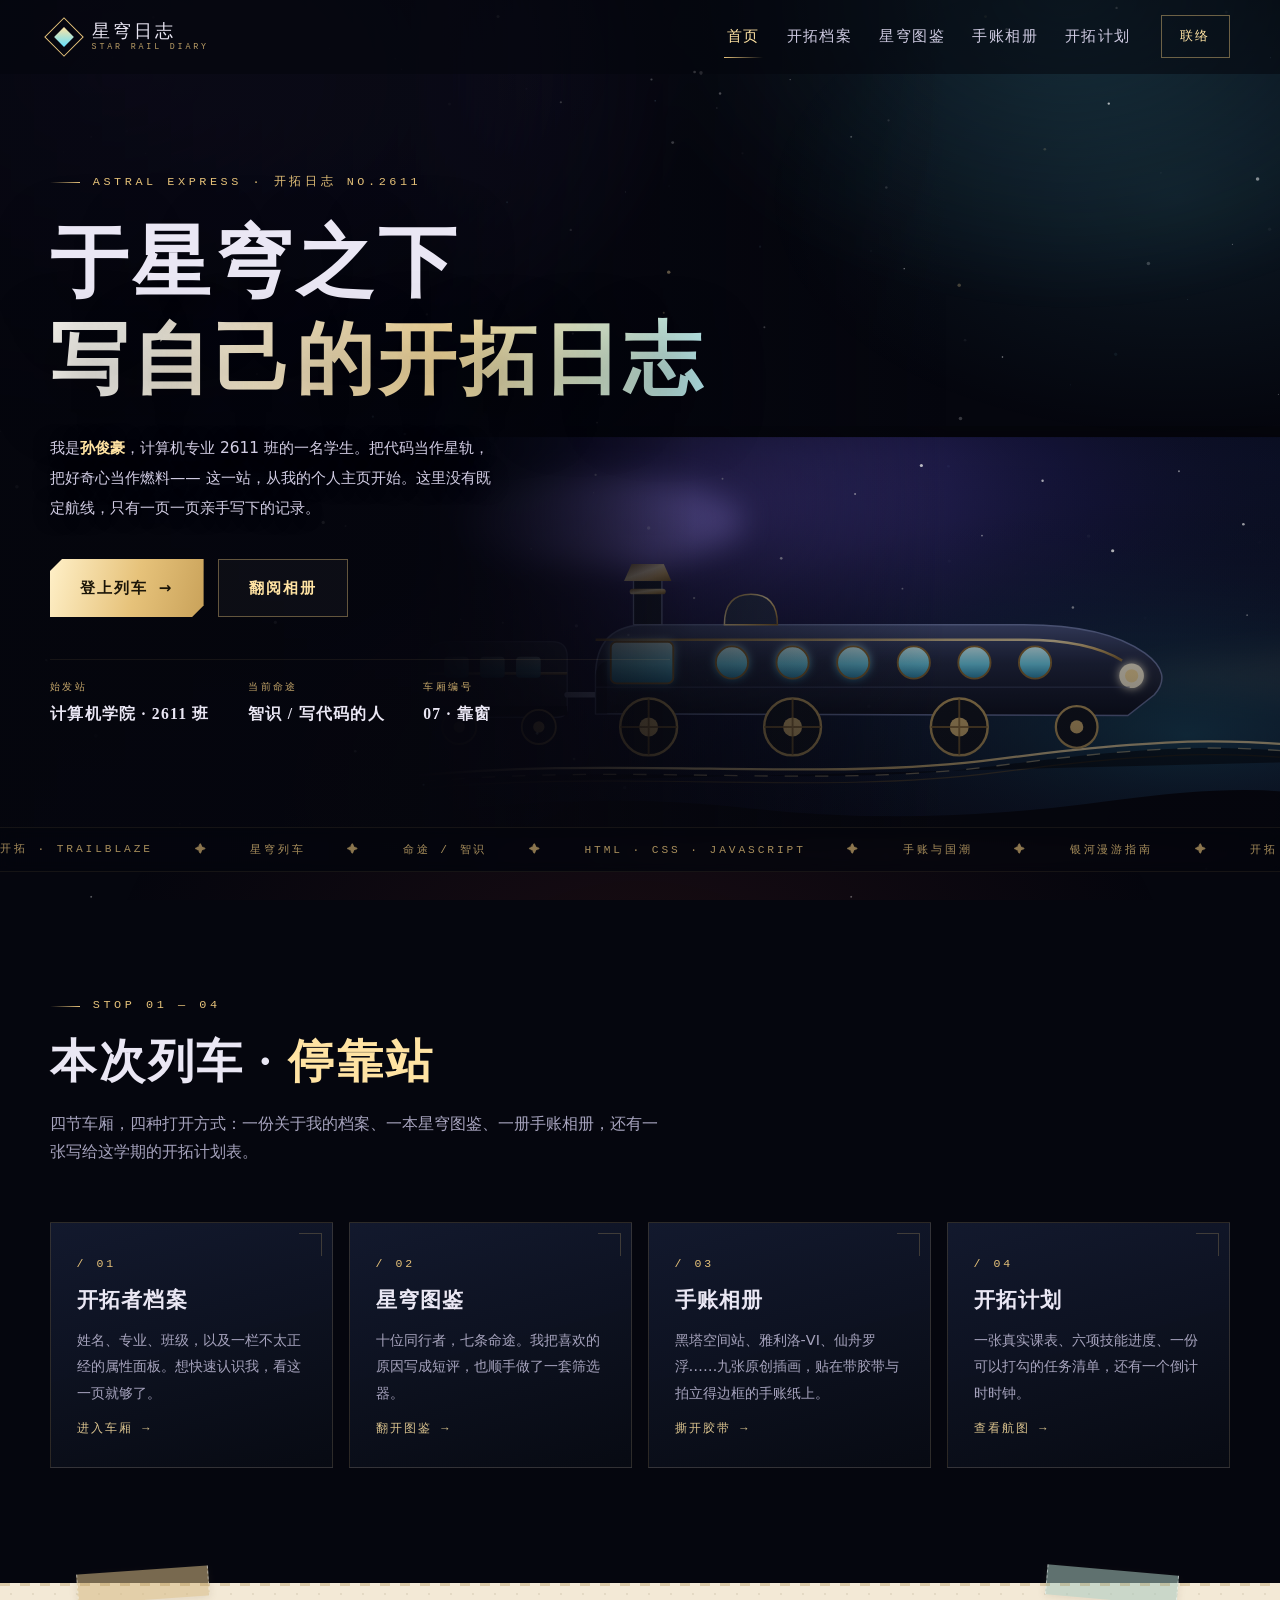
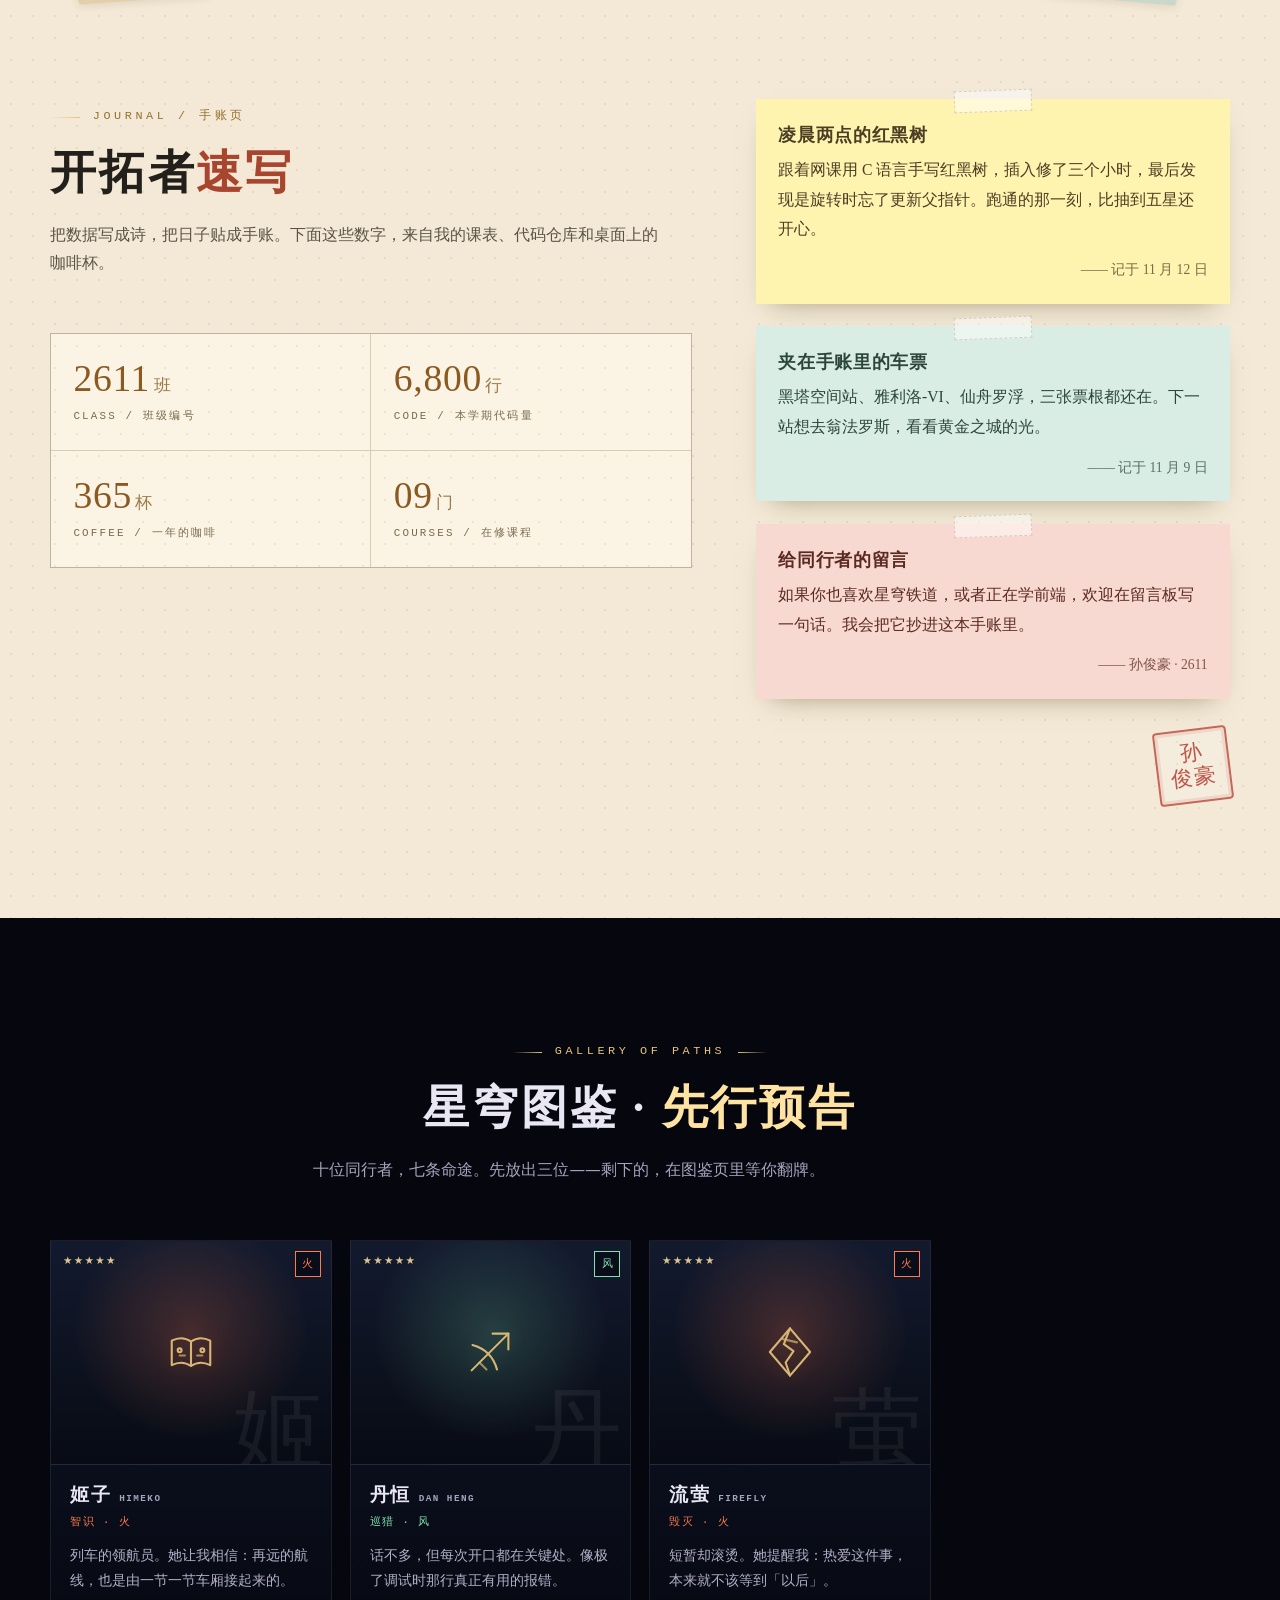
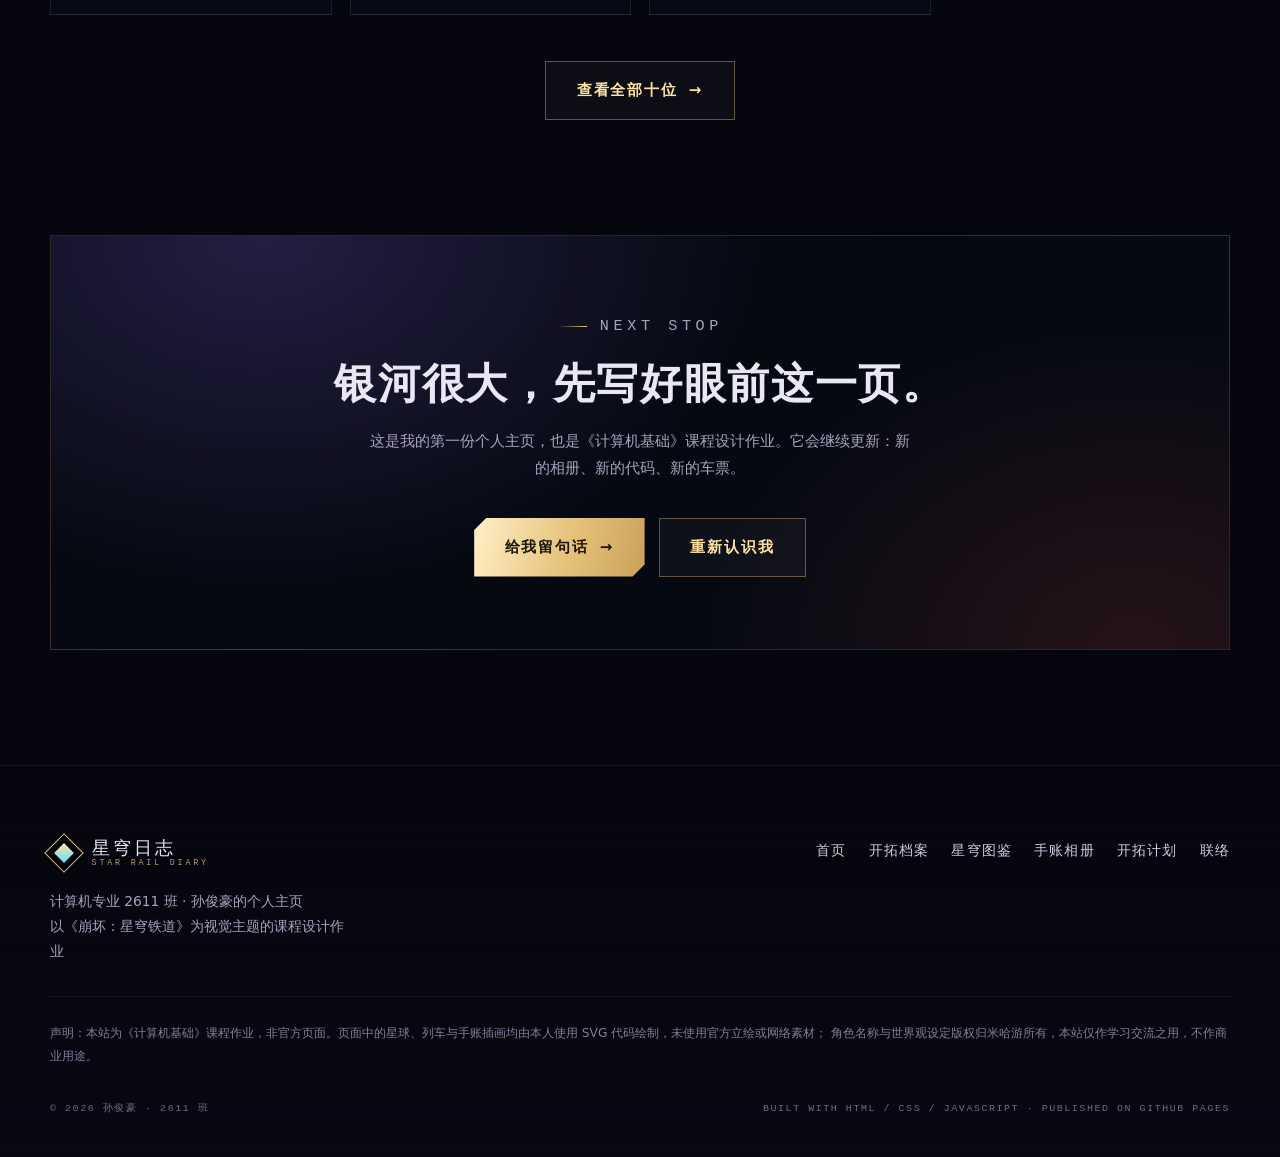
<file: index.html>
<!DOCTYPE html>
<html lang="zh-CN" class="no-js">
<head>
<meta charset="UTF-8">
<script>document.documentElement.classList.replace("no-js", "js");</script>
<meta name="viewport" content="width=device-width, initial-scale=1">
<title>星穹日志 · 孙俊豪的个人主页 | 崩坏：星穹铁道主题</title>
<meta name="description" content="孙俊豪的个人主页，以《崩坏：星穹铁道》为视觉主题：开拓者档案、星穹图鉴、手账相册、开拓计划与留言板。计算机专业 2611 班课程作业。">
<meta name="author" content="孙俊豪">
<meta name="theme-color" content="#05060e">
<link rel="icon" href="assets/img/favicon.svg" type="image/svg+xml">
<link rel="stylesheet" href="css/style.css">
</head>
<body>
<a class="skip" href="#main">跳到主要内容</a>

<header class="nav">
  <div class="nav__inner">
    <a class="brand" href="index.html" aria-label="星穹日志 · 返回首页">
      <span class="brand__mark" aria-hidden="true"></span>
      <span class="brand__text">星穹日志<em>STAR RAIL DIARY</em></span>
    </a>
    <button class="nav__toggle" type="button" aria-expanded="false" aria-controls="navmenu" aria-label="打开导航菜单">
      <span></span><span></span><span></span>
    </button>
    <nav class="nav__menu" id="navmenu" aria-label="主导航">
      <a href="index.html">首页</a>
      <a href="about.html">开拓档案</a>
      <a href="characters.html">星穹图鉴</a>
      <a href="gallery.html">手账相册</a>
      <a href="study.html">开拓计划</a>
      <a class="nav__cta" href="contact.html">联络</a>
    </nav>
  </div>
</header>

<main id="main">

  <!-- ============ 首屏 ============ -->
  <section class="hero">
    <canvas class="hero__stars" id="stars" aria-hidden="true"></canvas>
    <div class="hero__glow" aria-hidden="true"></div>
    <img class="hero__train" src="assets/img/train.svg" alt="星穹列车沿着金色星轨驶向星海深处" width="1000" height="420">
    <div class="hero__scrim" aria-hidden="true"></div>

    <div class="container hero__inner">
      <p class="eyebrow">ASTRAL EXPRESS · 开拓日志 NO.2611</p>
      <h1 class="hero__title">于星穹之下<span class="grad-text">写自己的开拓日志</span></h1>
      <p class="hero__lead">
        我是<strong>孙俊豪</strong>，计算机专业 2611 班的一名学生。把代码当作星轨，把好奇心当作燃料——
        这一站，从我的个人主页开始。这里没有既定航线，只有一页一页亲手写下的记录。
      </p>

      <div class="hero__actions">
        <a class="btn btn--gold" href="about.html">登上列车 <span class="btn__arrow" aria-hidden="true">→</span></a>
        <a class="btn btn--ghost" href="gallery.html">翻阅相册</a>
      </div>

      <ul class="hero__meta">
        <li><span>始发站</span><strong>计算机学院 · 2611 班</strong></li>
        <li><span>当前命途</span><strong>智识 / 写代码的人</strong></li>
        <li><span>车厢编号</span><strong>07 · 靠窗</strong></li>
      </ul>
    </div>

    <div class="ticker" aria-hidden="true">
      <div class="ticker__track">
        <span>开拓 · TRAILBLAZE</span><span>星穹列车</span><span>命途 / 智识</span>
        <span>HTML · CSS · JAVASCRIPT</span><span>手账与国潮</span><span>银河漫游指南</span>
        <span>开拓 · TRAILBLAZE</span><span>星穹列车</span><span>命途 / 智识</span>
        <span>HTML · CSS · JAVASCRIPT</span><span>手账与国潮</span><span>银河漫游指南</span>
      </div>
    </div>
  </section>

  <!-- ============ 停靠站 ============ -->
  <section class="section" id="stops">
    <div class="container">
      <header class="sec-head" data-reveal>
        <p class="eyebrow">STOP 01 — 04</p>
        <h2 class="sec-title">本次列车 · <em>停靠站</em></h2>
        <p class="sec-sub">四节车厢，四种打开方式：一份关于我的档案、一本星穹图鉴、一册手账相册，还有一张写给这学期的开拓计划表。</p>
      </header>

      <div class="stops">
        <a class="stop" href="about.html" data-reveal data-delay="1">
          <span class="stop__no">/ 01</span>
          <h3>开拓者档案</h3>
          <p>姓名、专业、班级，以及一栏不太正经的属性面板。想快速认识我，看这一页就够了。</p>
          <span class="stop__go">进入车厢 →</span>
        </a>
        <a class="stop" href="characters.html" data-reveal data-delay="2">
          <span class="stop__no">/ 02</span>
          <h3>星穹图鉴</h3>
          <p>十位同行者，七条命途。我把喜欢的原因写成短评，也顺手做了一套筛选器。</p>
          <span class="stop__go">翻开图鉴 →</span>
        </a>
        <a class="stop" href="gallery.html" data-reveal data-delay="3">
          <span class="stop__no">/ 03</span>
          <h3>手账相册</h3>
          <p>黑塔空间站、雅利洛-VI、仙舟罗浮……九张原创插画，贴在带胶带与拍立得边框的手账纸上。</p>
          <span class="stop__go">撕开胶带 →</span>
        </a>
        <a class="stop" href="study.html" data-reveal data-delay="4">
          <span class="stop__no">/ 04</span>
          <h3>开拓计划</h3>
          <p>一张真实课表、六项技能进度、一份可以打勾的任务清单，还有一个倒计时时钟。</p>
          <span class="stop__go">查看航图 →</span>
        </a>
      </div>
    </div>
  </section>

  <!-- ============ 手账页 ============ -->
  <section class="section section--paper">
    <span class="tape tape--tl" aria-hidden="true"></span>
    <span class="tape tape--tr" aria-hidden="true"></span>
    <div class="container">
      <div class="quick">
        <div>
          <header class="sec-head" data-reveal>
            <p class="eyebrow">JOURNAL / 手账页</p>
            <h2 class="sec-title">开拓者<em>速写</em></h2>
            <p class="sec-sub">把数据写成诗，把日子贴成手账。下面这些数字，来自我的课表、代码仓库和桌面上的咖啡杯。</p>
          </header>

          <div class="stats" data-reveal>
            <div class="stat">
              <span class="stat__num">2611<small>班</small></span>
              <span class="stat__label">CLASS / 班级编号</span>
            </div>
            <div class="stat">
              <span class="stat__num">6,800<small>行</small></span>
              <span class="stat__label">CODE / 本学期代码量</span>
            </div>
            <div class="stat">
              <span class="stat__num">365<small>杯</small></span>
              <span class="stat__label">COFFEE / 一年的咖啡</span>
            </div>
            <div class="stat">
              <span class="stat__num">09<small>门</small></span>
              <span class="stat__label">COURSES / 在修课程</span>
            </div>
          </div>
        </div>

        <div class="notes">
          <aside class="note" data-reveal data-delay="1">
            <h4>凌晨两点的红黑树</h4>
            <p>跟着网课用 C 语言手写红黑树，插入修了三个小时，最后发现是旋转时忘了更新父指针。跑通的那一刻，比抽到五星还开心。</p>
            <span class="note__sign">—— 记于 11 月 12 日</span>
          </aside>
          <aside class="note note--mint" data-reveal data-delay="2">
            <h4>夹在手账里的车票</h4>
            <p>黑塔空间站、雅利洛-VI、仙舟罗浮，三张票根都还在。下一站想去翁法罗斯，看看黄金之城的光。</p>
            <span class="note__sign">—— 记于 11 月 9 日</span>
          </aside>
          <aside class="note note--rose" data-reveal data-delay="3">
            <h4>给同行者的留言</h4>
            <p>如果你也喜欢星穹铁道，或者正在学前端，欢迎在留言板写一句话。我会把它抄进这本手账里。</p>
            <span class="note__sign">—— 孙俊豪 · 2611</span>
          </aside>
          <div class="seal" aria-hidden="true">孙<br>俊豪</div>
        </div>
      </div>
    </div>
  </section>

  <!-- ============ 图鉴预告 ============ -->
  <section class="section">
    <div class="container">
      <header class="sec-head sec-head--center" data-reveal>
        <p class="eyebrow">GALLERY OF PATHS</p>
        <h2 class="sec-title">星穹图鉴 · <em>先行预告</em></h2>
        <p class="sec-sub">十位同行者，七条命途。先放出三位——剩下的，在图鉴页里等你翻牌。</p>
      </header>

      <div class="grid-cards">
        <a class="char" href="characters.html" style="--c:#ff7a4d;--c-soft:rgba(255,122,77,.22)" data-reveal data-delay="1">
          <div class="char__art">
            <span class="char__stars" aria-hidden="true">★★★★★</span>
            <span class="char__elem">火</span>
            <span class="char__watermark" aria-hidden="true">姬</span>
            <img class="char__icon" src="assets/img/icon-erudition.svg" alt="" width="64" height="64">
          </div>
          <div class="char__body">
            <h3>姬子 <em>Himeko</em></h3>
            <p class="char__path">智识 · 火</p>
            <p class="char__note">列车的领航员。她让我相信：再远的航线，也是由一节一节车厢接起来的。</p>
          </div>
        </a>

        <a class="char" href="characters.html" style="--c:#7fe0b0;--c-soft:rgba(127,224,176,.2)" data-reveal data-delay="2">
          <div class="char__art">
            <span class="char__stars" aria-hidden="true">★★★★★</span>
            <span class="char__elem">风</span>
            <span class="char__watermark" aria-hidden="true">丹</span>
            <img class="char__icon" src="assets/img/icon-hunt.svg" alt="" width="64" height="64">
          </div>
          <div class="char__body">
            <h3>丹恒 <em>Dan Heng</em></h3>
            <p class="char__path">巡猎 · 风</p>
            <p class="char__note">话不多，但每次开口都在关键处。像极了调试时那行真正有用的报错。</p>
          </div>
        </a>

        <a class="char" href="characters.html" style="--c:#ff7a4d;--c-soft:rgba(255,122,77,.22)" data-reveal data-delay="3">
          <div class="char__art">
            <span class="char__stars" aria-hidden="true">★★★★★</span>
            <span class="char__elem">火</span>
            <span class="char__watermark" aria-hidden="true">萤</span>
            <img class="char__icon" src="assets/img/icon-destruction.svg" alt="" width="64" height="64">
          </div>
          <div class="char__body">
            <h3>流萤 <em>Firefly</em></h3>
            <p class="char__path">毁灭 · 火</p>
            <p class="char__note">短暂却滚烫。她提醒我：热爱这件事，本来就不该等到「以后」。</p>
          </div>
        </a>
      </div>

      <div class="sec-foot" data-reveal>
        <a class="btn btn--ghost" href="characters.html">查看全部十位 <span class="btn__arrow" aria-hidden="true">→</span></a>
      </div>
    </div>
  </section>

  <!-- ============ 尾段号召 ============ -->
  <section class="section" style="padding-top:0">
    <div class="container">
      <div class="cta" data-reveal>
        <p class="eyebrow">NEXT STOP</p>
        <h2>银河很大，先写好眼前这一页。</h2>
        <p>这是我的第一份个人主页，也是《计算机基础》课程设计作业。它会继续更新：新的相册、新的代码、新的车票。</p>
        <div class="hero__actions" style="justify-content:center;margin-bottom:0">
          <a class="btn btn--gold" href="contact.html">给我留句话 <span class="btn__arrow" aria-hidden="true">→</span></a>
          <a class="btn btn--ghost" href="about.html">重新认识我</a>
        </div>
      </div>
    </div>
  </section>

</main>

<footer class="footer">
  <div class="container footer__inner">
    <div class="footer__top">
      <div class="footer__brand">
        <a class="brand" href="index.html">
          <span class="brand__mark" aria-hidden="true"></span>
          <span class="brand__text">星穹日志<em>STAR RAIL DIARY</em></span>
        </a>
        <p>计算机专业 2611 班 · 孙俊豪的个人主页<br>以《崩坏：星穹铁道》为视觉主题的课程设计作业</p>
      </div>
      <nav class="footer__links" aria-label="页脚导航">
        <a href="index.html">首页</a>
        <a href="about.html">开拓档案</a>
        <a href="characters.html">星穹图鉴</a>
        <a href="gallery.html">手账相册</a>
        <a href="study.html">开拓计划</a>
        <a href="contact.html">联络</a>
      </nav>
    </div>
    <p class="footer__note">
      声明：本站为《计算机基础》课程作业，非官方页面。页面中的星球、列车与手账插画均由本人使用 SVG 代码绘制，未使用官方立绘或网络素材；
      角色名称与世界观设定版权归米哈游所有，本站仅作学习交流之用，不作商业用途。
    </p>
    <p class="footer__copy">
      <span>© <span data-year>2026</span> 孙俊豪 · 2611 班</span>
      <span>BUILT WITH HTML / CSS / JAVASCRIPT · PUBLISHED ON GITHUB PAGES</span>
    </p>
  </div>
</footer>

<script src="js/main.js"></script>
</body>
</html>
</file>
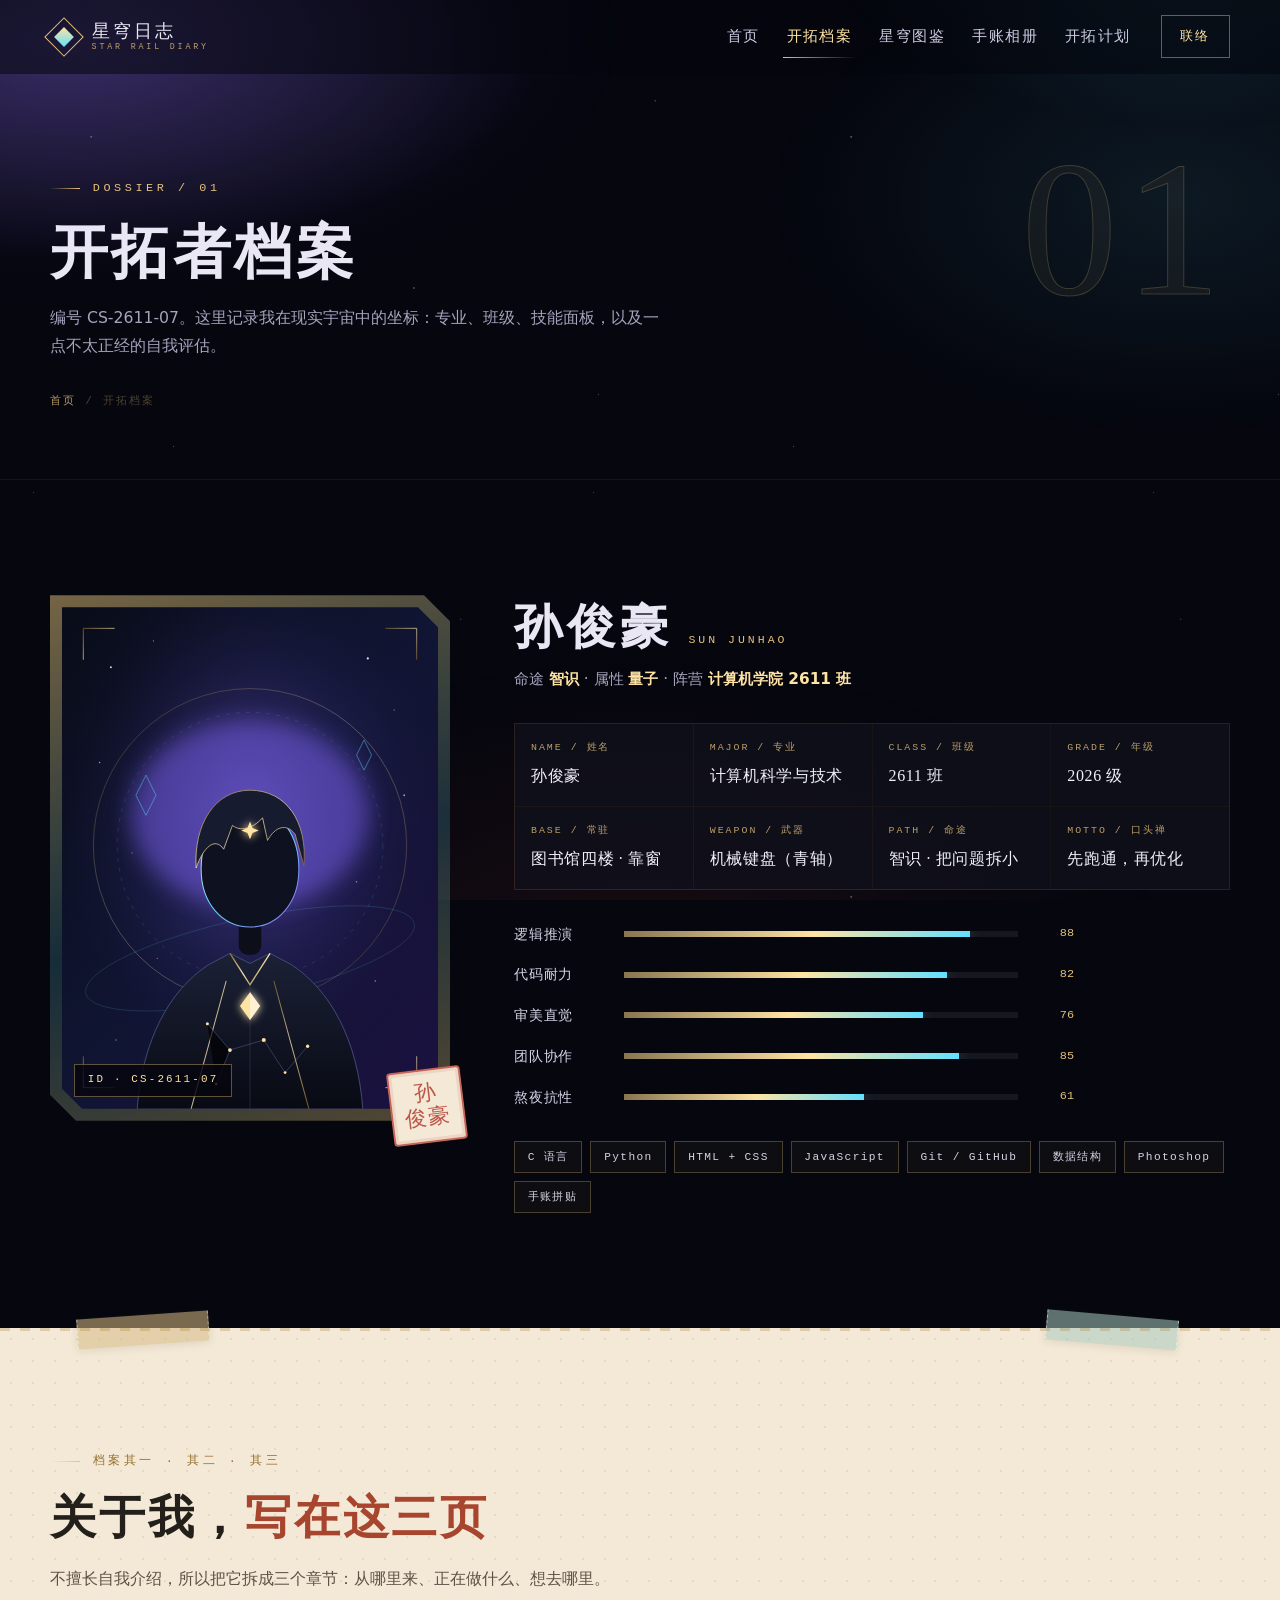
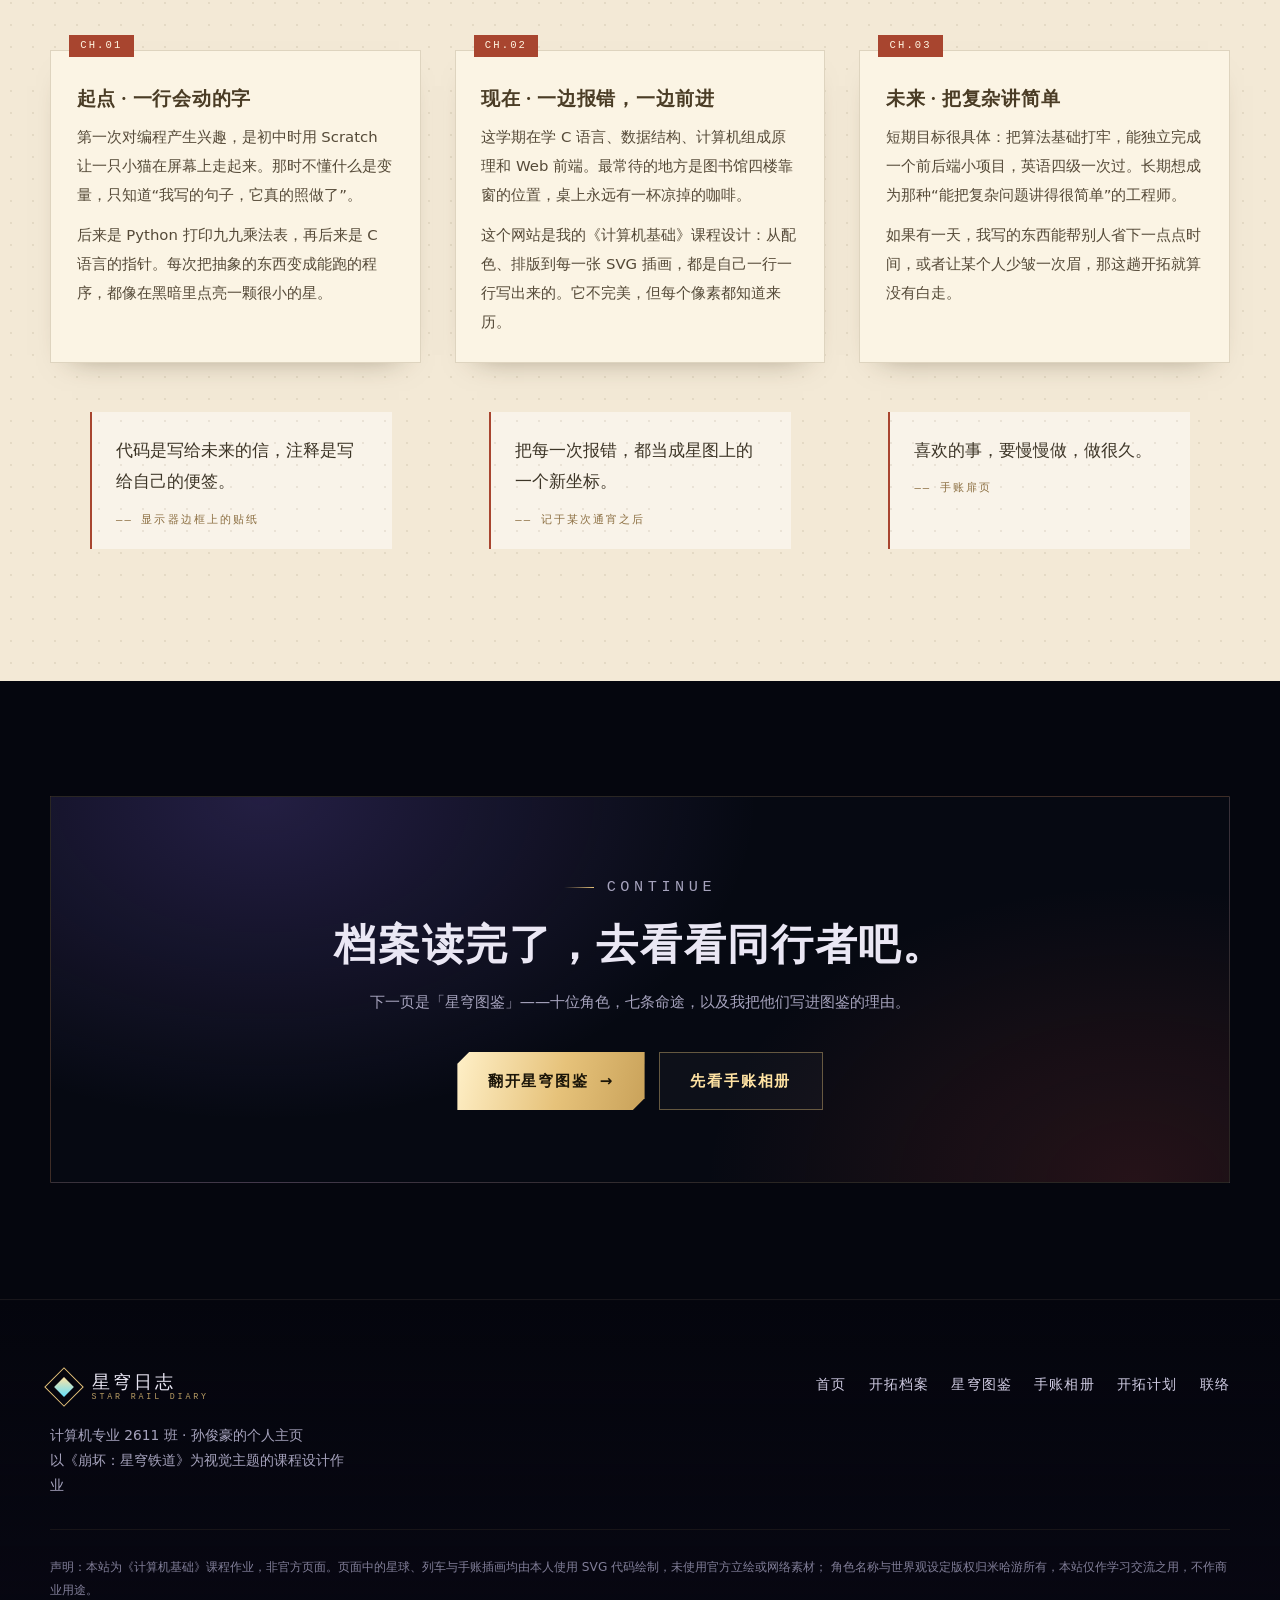
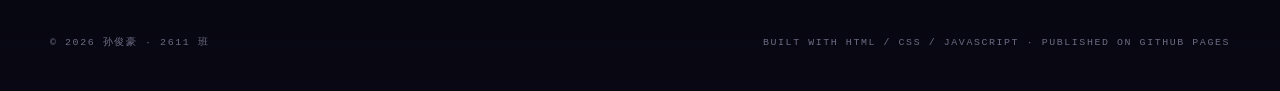
<file: about.html>
<!DOCTYPE html>
<html lang="zh-CN" class="no-js">
<head>
<meta charset="UTF-8">
<script>document.documentElement.classList.replace("no-js", "js");</script>
<meta name="viewport" content="width=device-width, initial-scale=1">
<title>开拓者档案 · 孙俊豪 | 星穹日志</title>
<meta name="description" content="孙俊豪的开拓者档案：计算机科学与技术专业 2611 班，命途智识，技能面板、三段自述与三句摘抄。">
<meta name="author" content="孙俊豪">
<meta name="theme-color" content="#05060e">
<link rel="icon" href="assets/img/favicon.svg" type="image/svg+xml">
<link rel="stylesheet" href="css/style.css">
</head>
<body>
<a class="skip" href="#main">跳到主要内容</a>

<header class="nav">
  <div class="nav__inner">
    <a class="brand" href="index.html" aria-label="星穹日志 · 返回首页">
      <span class="brand__mark" aria-hidden="true"></span>
      <span class="brand__text">星穹日志<em>STAR RAIL DIARY</em></span>
    </a>
    <button class="nav__toggle" type="button" aria-expanded="false" aria-controls="navmenu" aria-label="打开导航菜单">
      <span></span><span></span><span></span>
    </button>
    <nav class="nav__menu" id="navmenu" aria-label="主导航">
      <a href="index.html">首页</a>
      <a href="about.html">开拓档案</a>
      <a href="characters.html">星穹图鉴</a>
      <a href="gallery.html">手账相册</a>
      <a href="study.html">开拓计划</a>
      <a class="nav__cta" href="contact.html">联络</a>
    </nav>
  </div>
</header>

<main id="main">

  <section class="page-head" data-index="01">
    <div class="container">
      <p class="eyebrow">DOSSIER / 01</p>
      <h1 class="page-title">开拓者档案</h1>
      <p class="page-lead">编号 CS-2611-07。这里记录我在现实宇宙中的坐标：专业、班级、技能面板，以及一点不太正经的自我评估。</p>
      <nav class="crumbs" aria-label="面包屑">
        <a href="index.html">首页</a><span>/</span><span>开拓档案</span>
      </nav>
    </div>
  </section>

  <!-- 档案主体 -->
  <section class="section">
    <div class="container">
      <div class="dossier">
        <div class="dossier__art" data-reveal>
          <div class="frame">
            <img src="assets/img/portrait.svg" alt="开拓者抽象剪影：深蓝披风、金色星图刺绣与星琼徽记" width="600" height="800">
            <span class="frame__tag">ID · CS-2611-07</span>
          </div>
          <div class="seal" aria-hidden="true">孙<br>俊豪</div>
        </div>

        <div class="dossier__body" data-reveal data-delay="1">
          <div class="dossier__name">
            <h2>孙俊豪</h2>
            <span>SUN JUNHAO</span>
          </div>
          <p class="dossier__title">命途 <b>智识</b> · 属性 <b>量子</b> · 阵营 <b>计算机学院 2611 班</b></p>

          <dl class="facts">
            <div class="fact"><dt>NAME / 姓名</dt><dd>孙俊豪</dd></div>
            <div class="fact"><dt>MAJOR / 专业</dt><dd>计算机科学与技术</dd></div>
            <div class="fact"><dt>CLASS / 班级</dt><dd>2611 班</dd></div>
            <div class="fact"><dt>GRADE / 年级</dt><dd>2026 级</dd></div>
            <div class="fact"><dt>BASE / 常驻</dt><dd>图书馆四楼 · 靠窗</dd></div>
            <div class="fact"><dt>WEAPON / 武器</dt><dd>机械键盘（青轴）</dd></div>
            <div class="fact"><dt>PATH / 命途</dt><dd>智识 · 把问题拆小</dd></div>
            <div class="fact"><dt>MOTTO / 口头禅</dt><dd>先跑通，再优化</dd></div>
          </dl>

          <div class="bars">
            <div class="bar">
              <span class="bar__name">逻辑推演</span>
              <span class="bar__track"><span class="bar__fill" style="--v:88%"></span></span>
              <span class="bar__val">88</span>
            </div>
            <div class="bar">
              <span class="bar__name">代码耐力</span>
              <span class="bar__track"><span class="bar__fill" style="--v:82%"></span></span>
              <span class="bar__val">82</span>
            </div>
            <div class="bar">
              <span class="bar__name">审美直觉</span>
              <span class="bar__track"><span class="bar__fill" style="--v:76%"></span></span>
              <span class="bar__val">76</span>
            </div>
            <div class="bar">
              <span class="bar__name">团队协作</span>
              <span class="bar__track"><span class="bar__fill" style="--v:85%"></span></span>
              <span class="bar__val">85</span>
            </div>
            <div class="bar">
              <span class="bar__name">熬夜抗性</span>
              <span class="bar__track"><span class="bar__fill" style="--v:61%"></span></span>
              <span class="bar__val">61</span>
            </div>
          </div>

          <ul class="tags" aria-label="技能标签">
            <li class="tag">C 语言</li>
            <li class="tag">Python</li>
            <li class="tag">HTML + CSS</li>
            <li class="tag">JavaScript</li>
            <li class="tag">Git / GitHub</li>
            <li class="tag">数据结构</li>
            <li class="tag">Photoshop</li>
            <li class="tag">手账拼贴</li>
          </ul>
        </div>
      </div>
    </div>
  </section>

  <!-- 三段自述 -->
  <section class="section section--paper">
    <span class="tape tape--tl" aria-hidden="true"></span>
    <span class="tape tape--tr" aria-hidden="true"></span>
    <div class="container">
      <header class="sec-head" data-reveal>
        <p class="eyebrow">档案其一 · 其二 · 其三</p>
        <h2 class="sec-title">关于我，<em>写在这三页</em></h2>
        <p class="sec-sub">不擅长自我介绍，所以把它拆成三个章节：从哪里来、正在做什么、想去哪里。</p>
      </header>

      <div class="chapters">
        <article class="chapter" data-reveal data-delay="1">
          <span class="chapter__no">CH.01</span>
          <h3>起点 · 一行会动的字</h3>
          <p>第一次对编程产生兴趣，是初中时用 Scratch 让一只小猫在屏幕上走起来。那时不懂什么是变量，只知道“我写的句子，它真的照做了”。</p>
          <p>后来是 Python 打印九九乘法表，再后来是 C 语言的指针。每次把抽象的东西变成能跑的程序，都像在黑暗里点亮一颗很小的星。</p>
        </article>

        <article class="chapter" data-reveal data-delay="2">
          <span class="chapter__no">CH.02</span>
          <h3>现在 · 一边报错，一边前进</h3>
          <p>这学期在学 C 语言、数据结构、计算机组成原理和 Web 前端。最常待的地方是图书馆四楼靠窗的位置，桌上永远有一杯凉掉的咖啡。</p>
          <p>这个网站是我的《计算机基础》课程设计：从配色、排版到每一张 SVG 插画，都是自己一行一行写出来的。它不完美，但每个像素都知道来历。</p>
        </article>

        <article class="chapter" data-reveal data-delay="3">
          <span class="chapter__no">CH.03</span>
          <h3>未来 · 把复杂讲简单</h3>
          <p>短期目标很具体：把算法基础打牢，能独立完成一个前后端小项目，英语四级一次过。长期想成为那种“能把复杂问题讲得很简单”的工程师。</p>
          <p>如果有一天，我写的东西能帮别人省下一点点时间，或者让某个人少皱一次眉，那这趟开拓就算没有白走。</p>
        </article>
      </div>

      <div class="quotes" data-reveal>
        <blockquote class="quote">
          代码是写给未来的信，注释是写给自己的便签。
          <span class="quote__by">—— 显示器边框上的贴纸</span>
        </blockquote>
        <blockquote class="quote">
          把每一次报错，都当成星图上的一个新坐标。
          <span class="quote__by">—— 记于某次通宵之后</span>
        </blockquote>
        <blockquote class="quote">
          喜欢的事，要慢慢做，做很久。
          <span class="quote__by">—— 手账扉页</span>
        </blockquote>
      </div>
    </div>
  </section>

  <section class="section">
    <div class="container">
      <div class="cta" data-reveal>
        <p class="eyebrow">CONTINUE</p>
        <h2>档案读完了，去看看同行者吧。</h2>
        <p>下一页是「星穹图鉴」——十位角色，七条命途，以及我把他们写进图鉴的理由。</p>
        <div class="hero__actions" style="justify-content:center;margin-bottom:0">
          <a class="btn btn--gold" href="characters.html">翻开星穹图鉴 <span class="btn__arrow" aria-hidden="true">→</span></a>
          <a class="btn btn--ghost" href="gallery.html">先看手账相册</a>
        </div>
      </div>
    </div>
  </section>

</main>

<footer class="footer">
  <div class="container footer__inner">
    <div class="footer__top">
      <div class="footer__brand">
        <a class="brand" href="index.html">
          <span class="brand__mark" aria-hidden="true"></span>
          <span class="brand__text">星穹日志<em>STAR RAIL DIARY</em></span>
        </a>
        <p>计算机专业 2611 班 · 孙俊豪的个人主页<br>以《崩坏：星穹铁道》为视觉主题的课程设计作业</p>
      </div>
      <nav class="footer__links" aria-label="页脚导航">
        <a href="index.html">首页</a>
        <a href="about.html">开拓档案</a>
        <a href="characters.html">星穹图鉴</a>
        <a href="gallery.html">手账相册</a>
        <a href="study.html">开拓计划</a>
        <a href="contact.html">联络</a>
      </nav>
    </div>
    <p class="footer__note">
      声明：本站为《计算机基础》课程作业，非官方页面。页面中的星球、列车与手账插画均由本人使用 SVG 代码绘制，未使用官方立绘或网络素材；
      角色名称与世界观设定版权归米哈游所有，本站仅作学习交流之用，不作商业用途。
    </p>
    <p class="footer__copy">
      <span>© <span data-year>2026</span> 孙俊豪 · 2611 班</span>
      <span>BUILT WITH HTML / CSS / JAVASCRIPT · PUBLISHED ON GITHUB PAGES</span>
    </p>
  </div>
</footer>

<script src="js/main.js"></script>
</body>
</html>
</file>
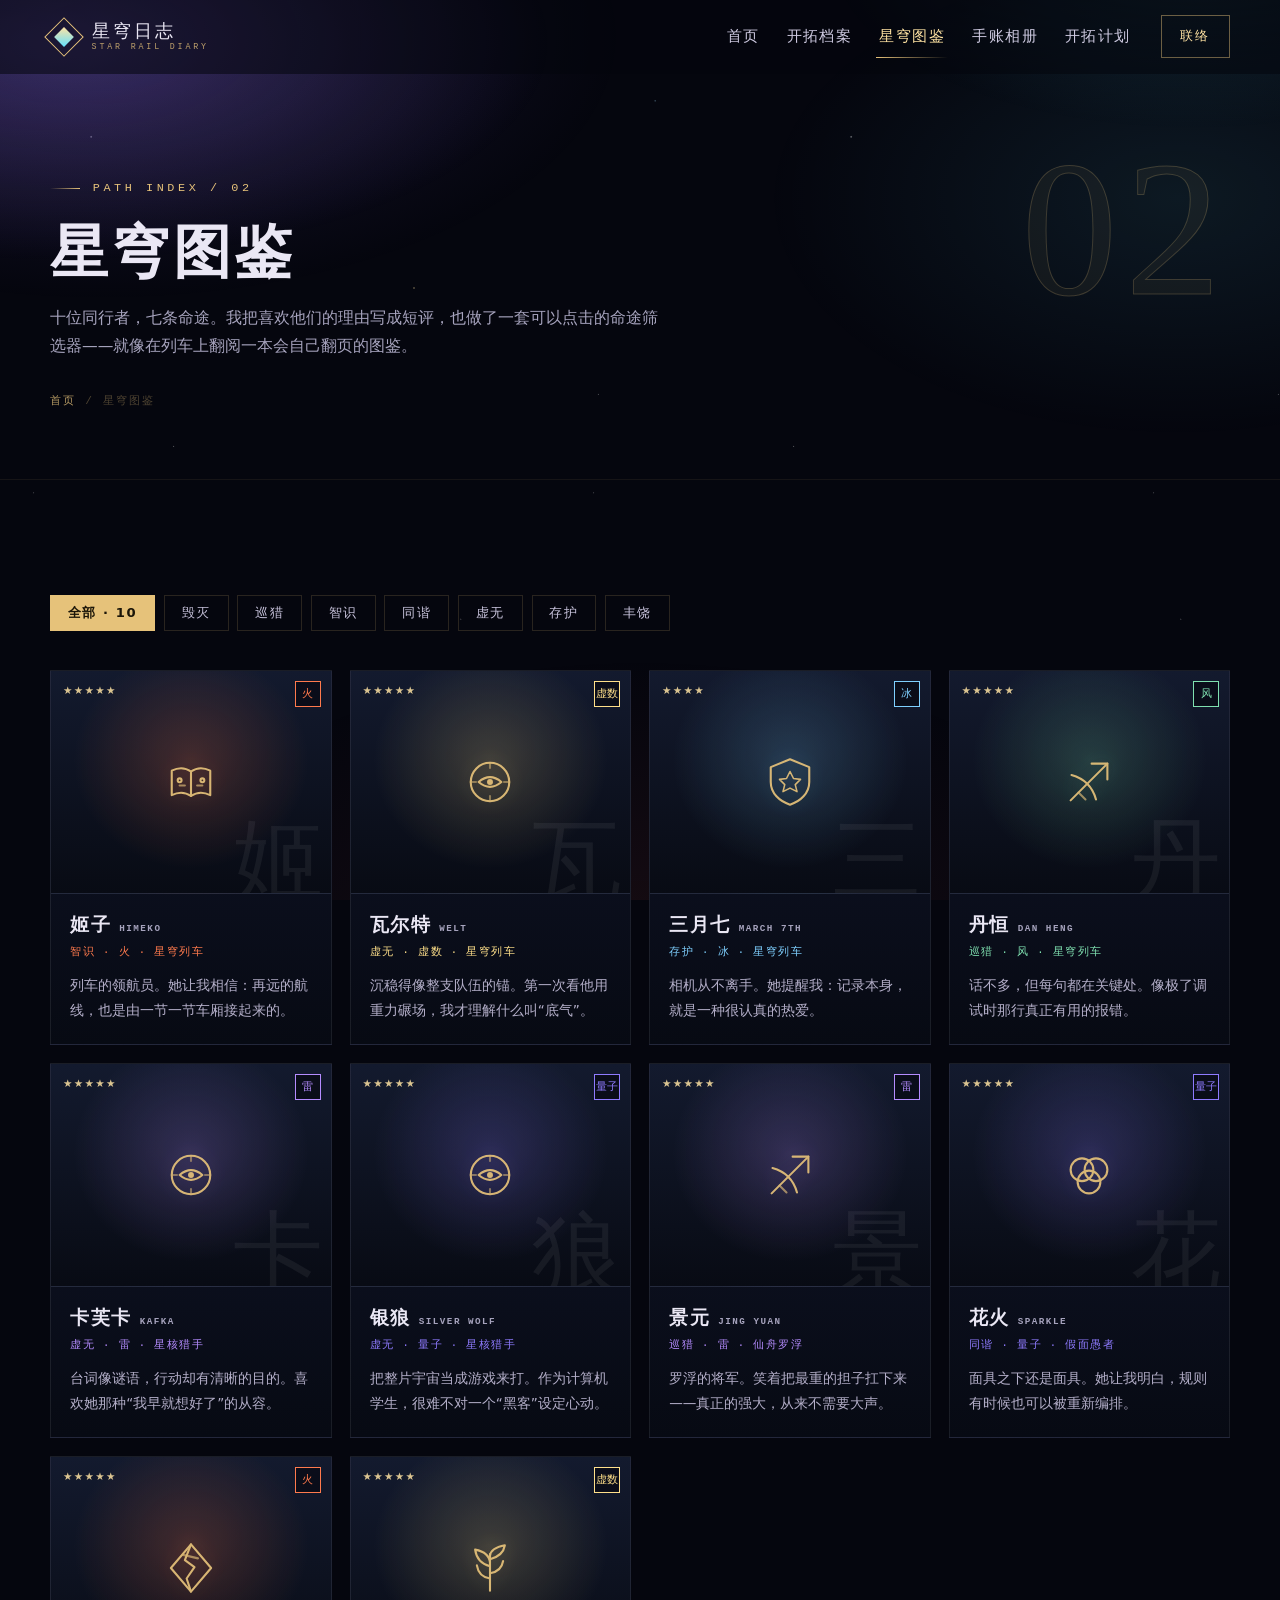
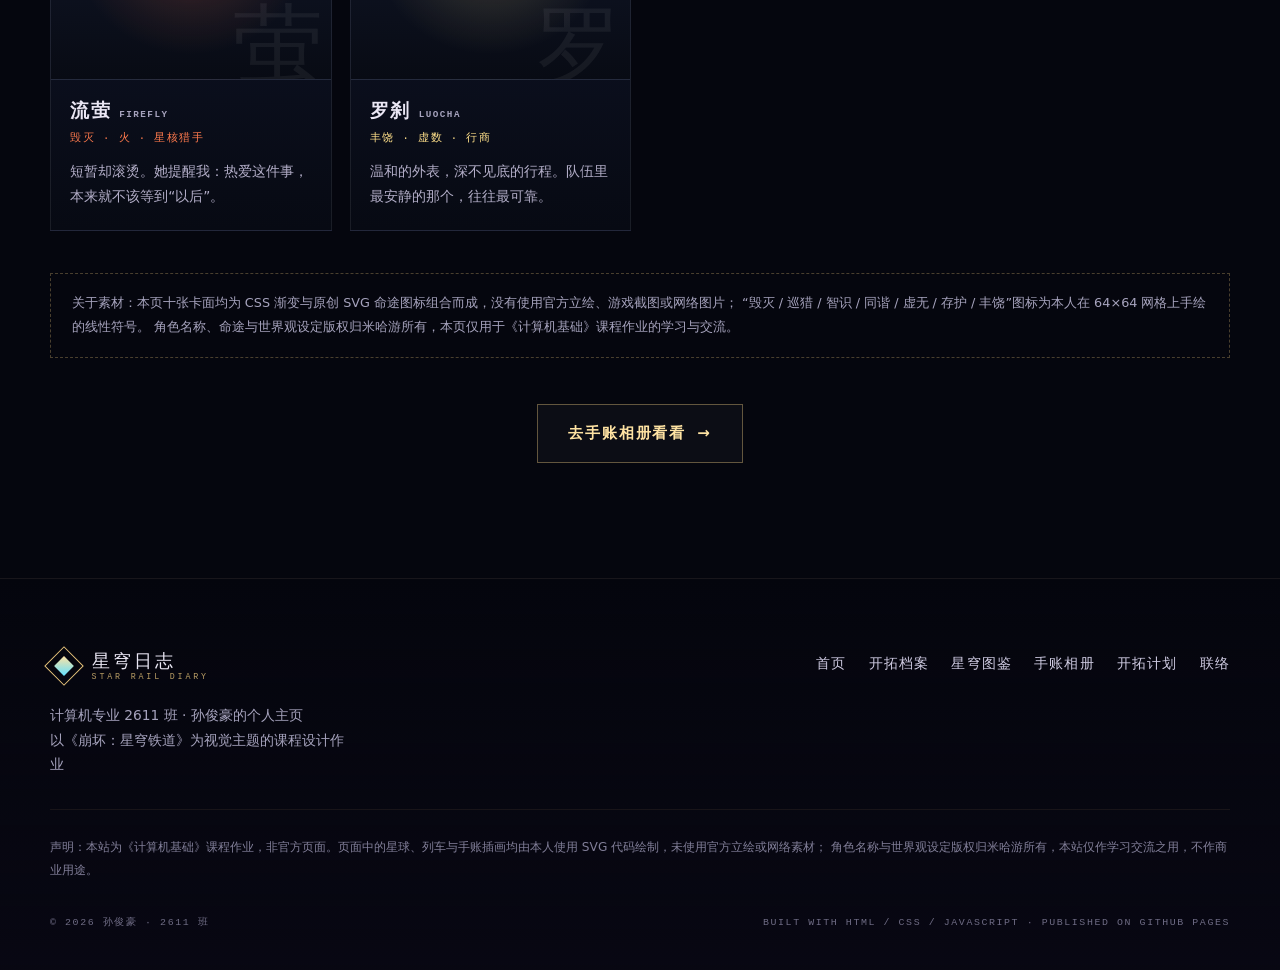
<file: characters.html>
<!DOCTYPE html>
<html lang="zh-CN" class="no-js">
<head>
<meta charset="UTF-8">
<script>document.documentElement.classList.replace("no-js", "js");</script>
<meta name="viewport" content="width=device-width, initial-scale=1">
<title>星穹图鉴 · 十位同行者 | 星穹日志</title>
<meta name="description" content="以《崩坏：星穹铁道》十位角色为线索的星穹图鉴：按命途筛选，附上原创命途图标与个人短评。">
<meta name="author" content="孙俊豪">
<meta name="theme-color" content="#05060e">
<link rel="icon" href="assets/img/favicon.svg" type="image/svg+xml">
<link rel="stylesheet" href="css/style.css">
</head>
<body>
<a class="skip" href="#main">跳到主要内容</a>

<header class="nav">
  <div class="nav__inner">
    <a class="brand" href="index.html" aria-label="星穹日志 · 返回首页">
      <span class="brand__mark" aria-hidden="true"></span>
      <span class="brand__text">星穹日志<em>STAR RAIL DIARY</em></span>
    </a>
    <button class="nav__toggle" type="button" aria-expanded="false" aria-controls="navmenu" aria-label="打开导航菜单">
      <span></span><span></span><span></span>
    </button>
    <nav class="nav__menu" id="navmenu" aria-label="主导航">
      <a href="index.html">首页</a>
      <a href="about.html">开拓档案</a>
      <a href="characters.html">星穹图鉴</a>
      <a href="gallery.html">手账相册</a>
      <a href="study.html">开拓计划</a>
      <a class="nav__cta" href="contact.html">联络</a>
    </nav>
  </div>
</header>

<main id="main">

  <section class="page-head" data-index="02">
    <div class="container">
      <p class="eyebrow">PATH INDEX / 02</p>
      <h1 class="page-title">星穹图鉴</h1>
      <p class="page-lead">十位同行者，七条命途。我把喜欢他们的理由写成短评，也做了一套可以点击的命途筛选器——就像在列车上翻阅一本会自己翻页的图鉴。</p>
      <nav class="crumbs" aria-label="面包屑">
        <a href="index.html">首页</a><span>/</span><span>星穹图鉴</span>
      </nav>
    </div>
  </section>

  <section class="section">
    <div class="container">

      <div class="filters" role="group" aria-label="按命途筛选角色">
        <button class="chip is-active" type="button" data-filter="all" aria-pressed="true">全部 · 10</button>
        <button class="chip" type="button" data-filter="destruction" aria-pressed="false">毁灭</button>
        <button class="chip" type="button" data-filter="hunt" aria-pressed="false">巡猎</button>
        <button class="chip" type="button" data-filter="erudition" aria-pressed="false">智识</button>
        <button class="chip" type="button" data-filter="harmony" aria-pressed="false">同谐</button>
        <button class="chip" type="button" data-filter="nihility" aria-pressed="false">虚无</button>
        <button class="chip" type="button" data-filter="preservation" aria-pressed="false">存护</button>
        <button class="chip" type="button" data-filter="abundance" aria-pressed="false">丰饶</button>
      </div>

      <div class="grid-cards" id="charGrid">

        <article class="char" data-path="erudition" style="--c:#ff7a4d;--c-soft:rgba(255,122,77,.22)" data-reveal>
          <div class="char__art">
            <span class="char__stars" aria-hidden="true">★★★★★</span>
            <span class="char__elem">火</span>
            <span class="char__watermark" aria-hidden="true">姬</span>
            <img class="char__icon" src="assets/img/icon-erudition.svg" alt="智识命途图标" width="64" height="64">
          </div>
          <div class="char__body">
            <h3>姬子 <em>Himeko</em></h3>
            <p class="char__path">智识 · 火 · 星穹列车</p>
            <p class="char__note">列车的领航员。她让我相信：再远的航线，也是由一节一节车厢接起来的。</p>
          </div>
        </article>

        <article class="char" data-path="nihility" style="--c:#ffe08a;--c-soft:rgba(255,224,138,.2)" data-reveal data-delay="1">
          <div class="char__art">
            <span class="char__stars" aria-hidden="true">★★★★★</span>
            <span class="char__elem">虚数</span>
            <span class="char__watermark" aria-hidden="true">瓦</span>
            <img class="char__icon" src="assets/img/icon-nihility.svg" alt="虚无命途图标" width="64" height="64">
          </div>
          <div class="char__body">
            <h3>瓦尔特 <em>Welt</em></h3>
            <p class="char__path">虚无 · 虚数 · 星穹列车</p>
            <p class="char__note">沉稳得像整支队伍的锚。第一次看他用重力碾场，我才理解什么叫“底气”。</p>
          </div>
        </article>

        <article class="char" data-path="preservation" style="--c:#7fd0ff;--c-soft:rgba(127,208,255,.2)" data-reveal data-delay="2">
          <div class="char__art">
            <span class="char__stars" aria-hidden="true">★★★★</span>
            <span class="char__elem">冰</span>
            <span class="char__watermark" aria-hidden="true">三</span>
            <img class="char__icon" src="assets/img/icon-preservation.svg" alt="存护命途图标" width="64" height="64">
          </div>
          <div class="char__body">
            <h3>三月七 <em>March 7th</em></h3>
            <p class="char__path">存护 · 冰 · 星穹列车</p>
            <p class="char__note">相机从不离手。她提醒我：记录本身，就是一种很认真的热爱。</p>
          </div>
        </article>

        <article class="char" data-path="hunt" style="--c:#7fe0b0;--c-soft:rgba(127,224,176,.2)" data-reveal data-delay="3">
          <div class="char__art">
            <span class="char__stars" aria-hidden="true">★★★★★</span>
            <span class="char__elem">风</span>
            <span class="char__watermark" aria-hidden="true">丹</span>
            <img class="char__icon" src="assets/img/icon-hunt.svg" alt="巡猎命途图标" width="64" height="64">
          </div>
          <div class="char__body">
            <h3>丹恒 <em>Dan Heng</em></h3>
            <p class="char__path">巡猎 · 风 · 星穹列车</p>
            <p class="char__note">话不多，但每句都在关键处。像极了调试时那行真正有用的报错。</p>
          </div>
        </article>

        <article class="char" data-path="nihility" style="--c:#b58cff;--c-soft:rgba(181,140,255,.22)" data-reveal data-delay="4">
          <div class="char__art">
            <span class="char__stars" aria-hidden="true">★★★★★</span>
            <span class="char__elem">雷</span>
            <span class="char__watermark" aria-hidden="true">卡</span>
            <img class="char__icon" src="assets/img/icon-nihility.svg" alt="虚无命途图标" width="64" height="64">
          </div>
          <div class="char__body">
            <h3>卡芙卡 <em>Kafka</em></h3>
            <p class="char__path">虚无 · 雷 · 星核猎手</p>
            <p class="char__note">台词像谜语，行动却有清晰的目的。喜欢她那种“我早就想好了”的从容。</p>
          </div>
        </article>

        <article class="char" data-path="nihility" style="--c:#8f7bff;--c-soft:rgba(143,123,255,.22)" data-reveal>
          <div class="char__art">
            <span class="char__stars" aria-hidden="true">★★★★★</span>
            <span class="char__elem">量子</span>
            <span class="char__watermark" aria-hidden="true">狼</span>
            <img class="char__icon" src="assets/img/icon-nihility.svg" alt="虚无命途图标" width="64" height="64">
          </div>
          <div class="char__body">
            <h3>银狼 <em>Silver Wolf</em></h3>
            <p class="char__path">虚无 · 量子 · 星核猎手</p>
            <p class="char__note">把整片宇宙当成游戏来打。作为计算机学生，很难不对一个“黑客”设定心动。</p>
          </div>
        </article>

        <article class="char" data-path="hunt" style="--c:#b58cff;--c-soft:rgba(181,140,255,.22)" data-reveal data-delay="1">
          <div class="char__art">
            <span class="char__stars" aria-hidden="true">★★★★★</span>
            <span class="char__elem">雷</span>
            <span class="char__watermark" aria-hidden="true">景</span>
            <img class="char__icon" src="assets/img/icon-hunt.svg" alt="巡猎命途图标" width="64" height="64">
          </div>
          <div class="char__body">
            <h3>景元 <em>Jing Yuan</em></h3>
            <p class="char__path">巡猎 · 雷 · 仙舟罗浮</p>
            <p class="char__note">罗浮的将军。笑着把最重的担子扛下来——真正的强大，从来不需要大声。</p>
          </div>
        </article>

        <article class="char" data-path="harmony" style="--c:#8f7bff;--c-soft:rgba(143,123,255,.22)" data-reveal data-delay="2">
          <div class="char__art">
            <span class="char__stars" aria-hidden="true">★★★★★</span>
            <span class="char__elem">量子</span>
            <span class="char__watermark" aria-hidden="true">花</span>
            <img class="char__icon" src="assets/img/icon-harmony.svg" alt="同谐命途图标" width="64" height="64">
          </div>
          <div class="char__body">
            <h3>花火 <em>Sparkle</em></h3>
            <p class="char__path">同谐 · 量子 · 假面愚者</p>
            <p class="char__note">面具之下还是面具。她让我明白，规则有时候也可以被重新编排。</p>
          </div>
        </article>

        <article class="char" data-path="destruction" style="--c:#ff7a4d;--c-soft:rgba(255,122,77,.22)" data-reveal data-delay="3">
          <div class="char__art">
            <span class="char__stars" aria-hidden="true">★★★★★</span>
            <span class="char__elem">火</span>
            <span class="char__watermark" aria-hidden="true">萤</span>
            <img class="char__icon" src="assets/img/icon-destruction.svg" alt="毁灭命途图标" width="64" height="64">
          </div>
          <div class="char__body">
            <h3>流萤 <em>Firefly</em></h3>
            <p class="char__path">毁灭 · 火 · 星核猎手</p>
            <p class="char__note">短暂却滚烫。她提醒我：热爱这件事，本来就不该等到“以后”。</p>
          </div>
        </article>

        <article class="char" data-path="abundance" style="--c:#ffe08a;--c-soft:rgba(255,224,138,.2)" data-reveal data-delay="4">
          <div class="char__art">
            <span class="char__stars" aria-hidden="true">★★★★★</span>
            <span class="char__elem">虚数</span>
            <span class="char__watermark" aria-hidden="true">罗</span>
            <img class="char__icon" src="assets/img/icon-abundance.svg" alt="丰饶命途图标" width="64" height="64">
          </div>
          <div class="char__body">
            <h3>罗刹 <em>Luocha</em></h3>
            <p class="char__path">丰饶 · 虚数 · 行商</p>
            <p class="char__note">温和的外表，深不见底的行程。队伍里最安静的那个，往往最可靠。</p>
          </div>
        </article>

      </div>

      <p class="disclaimer">
        关于素材：本页十张卡面均为 CSS 渐变与原创 SVG 命途图标组合而成，没有使用官方立绘、游戏截图或网络图片；
        “毁灭 / 巡猎 / 智识 / 同谐 / 虚无 / 存护 / 丰饶”图标为本人在 64×64 网格上手绘的线性符号。
        角色名称、命途与世界观设定版权归米哈游所有，本页仅用于《计算机基础》课程作业的学习与交流。
      </p>

      <div class="sec-foot">
        <a class="btn btn--ghost" href="gallery.html">去手账相册看看 <span class="btn__arrow" aria-hidden="true">→</span></a>
      </div>

    </div>
  </section>

</main>

<footer class="footer">
  <div class="container footer__inner">
    <div class="footer__top">
      <div class="footer__brand">
        <a class="brand" href="index.html">
          <span class="brand__mark" aria-hidden="true"></span>
          <span class="brand__text">星穹日志<em>STAR RAIL DIARY</em></span>
        </a>
        <p>计算机专业 2611 班 · 孙俊豪的个人主页<br>以《崩坏：星穹铁道》为视觉主题的课程设计作业</p>
      </div>
      <nav class="footer__links" aria-label="页脚导航">
        <a href="index.html">首页</a>
        <a href="about.html">开拓档案</a>
        <a href="characters.html">星穹图鉴</a>
        <a href="gallery.html">手账相册</a>
        <a href="study.html">开拓计划</a>
        <a href="contact.html">联络</a>
      </nav>
    </div>
    <p class="footer__note">
      声明：本站为《计算机基础》课程作业，非官方页面。页面中的星球、列车与手账插画均由本人使用 SVG 代码绘制，未使用官方立绘或网络素材；
      角色名称与世界观设定版权归米哈游所有，本站仅作学习交流之用，不作商业用途。
    </p>
    <p class="footer__copy">
      <span>© <span data-year>2026</span> 孙俊豪 · 2611 班</span>
      <span>BUILT WITH HTML / CSS / JAVASCRIPT · PUBLISHED ON GITHUB PAGES</span>
    </p>
  </div>
</footer>

<script src="js/main.js"></script>
</body>
</html>
</file>
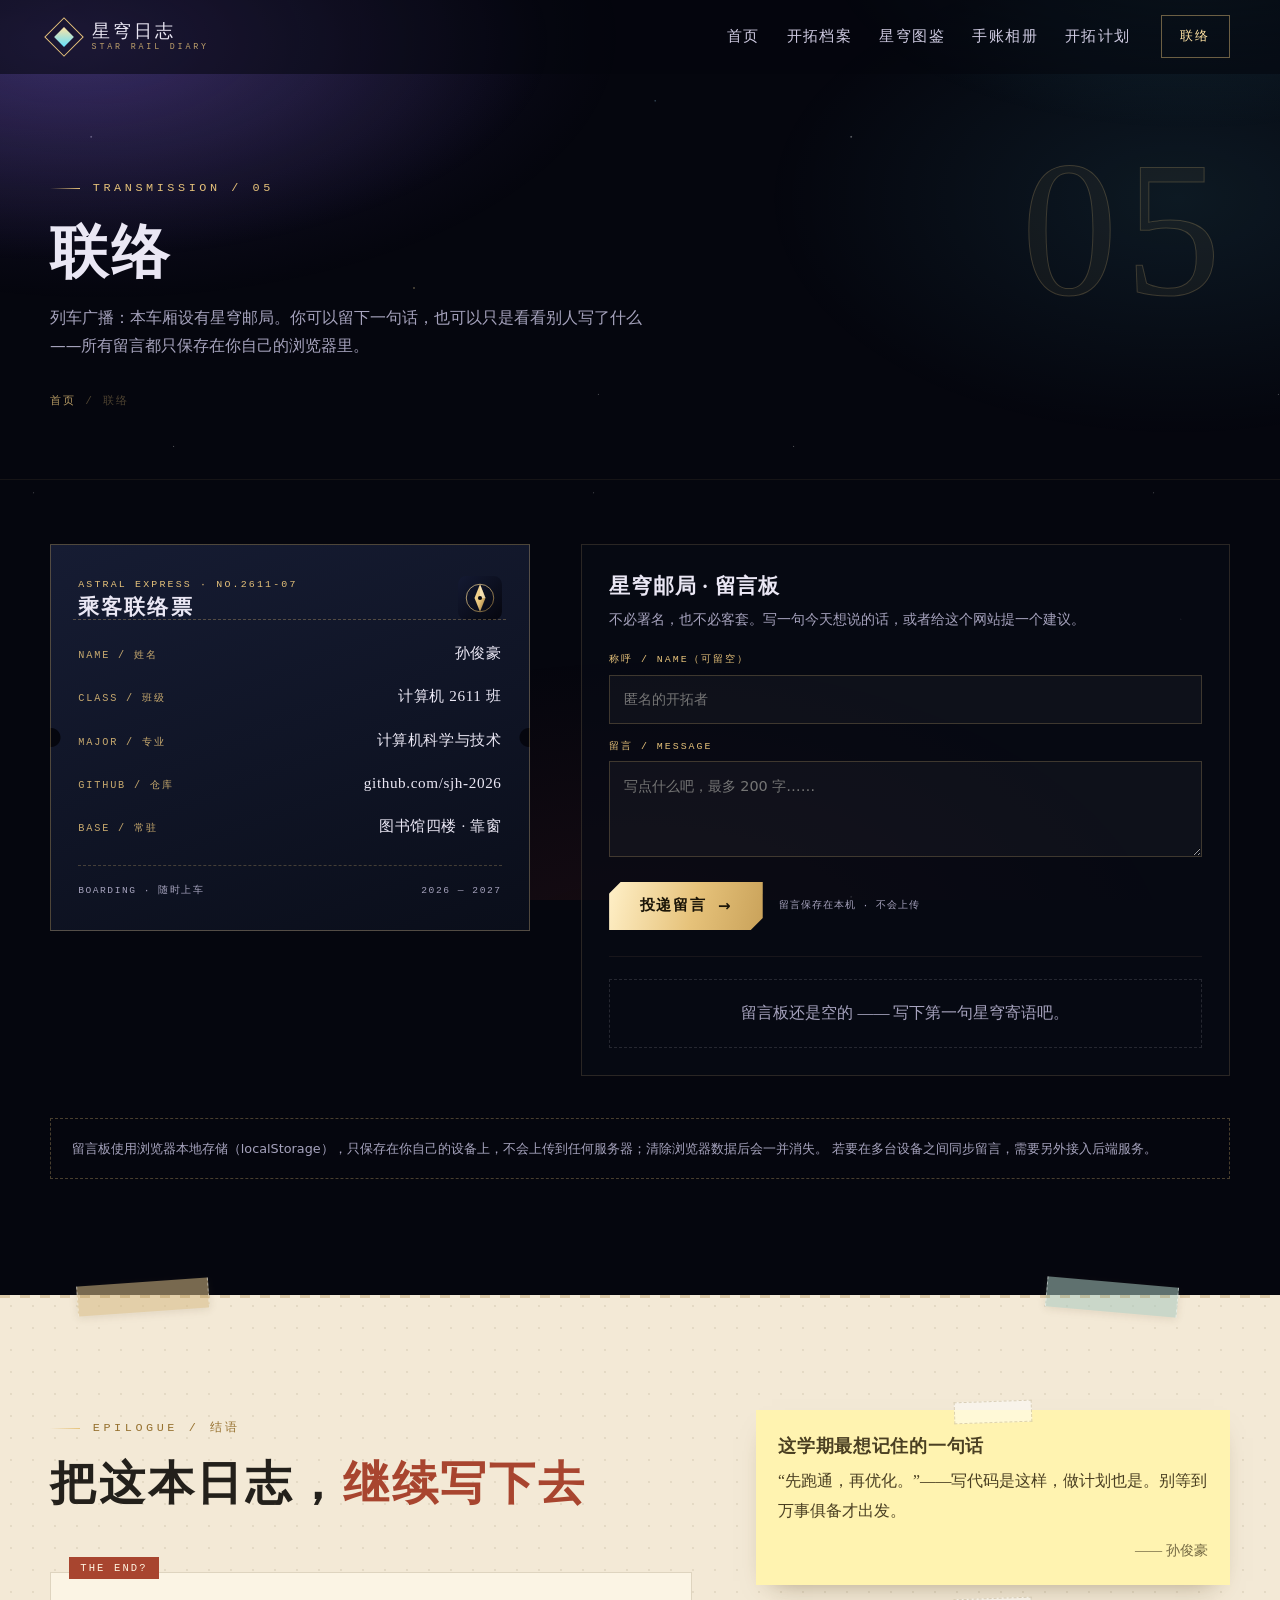
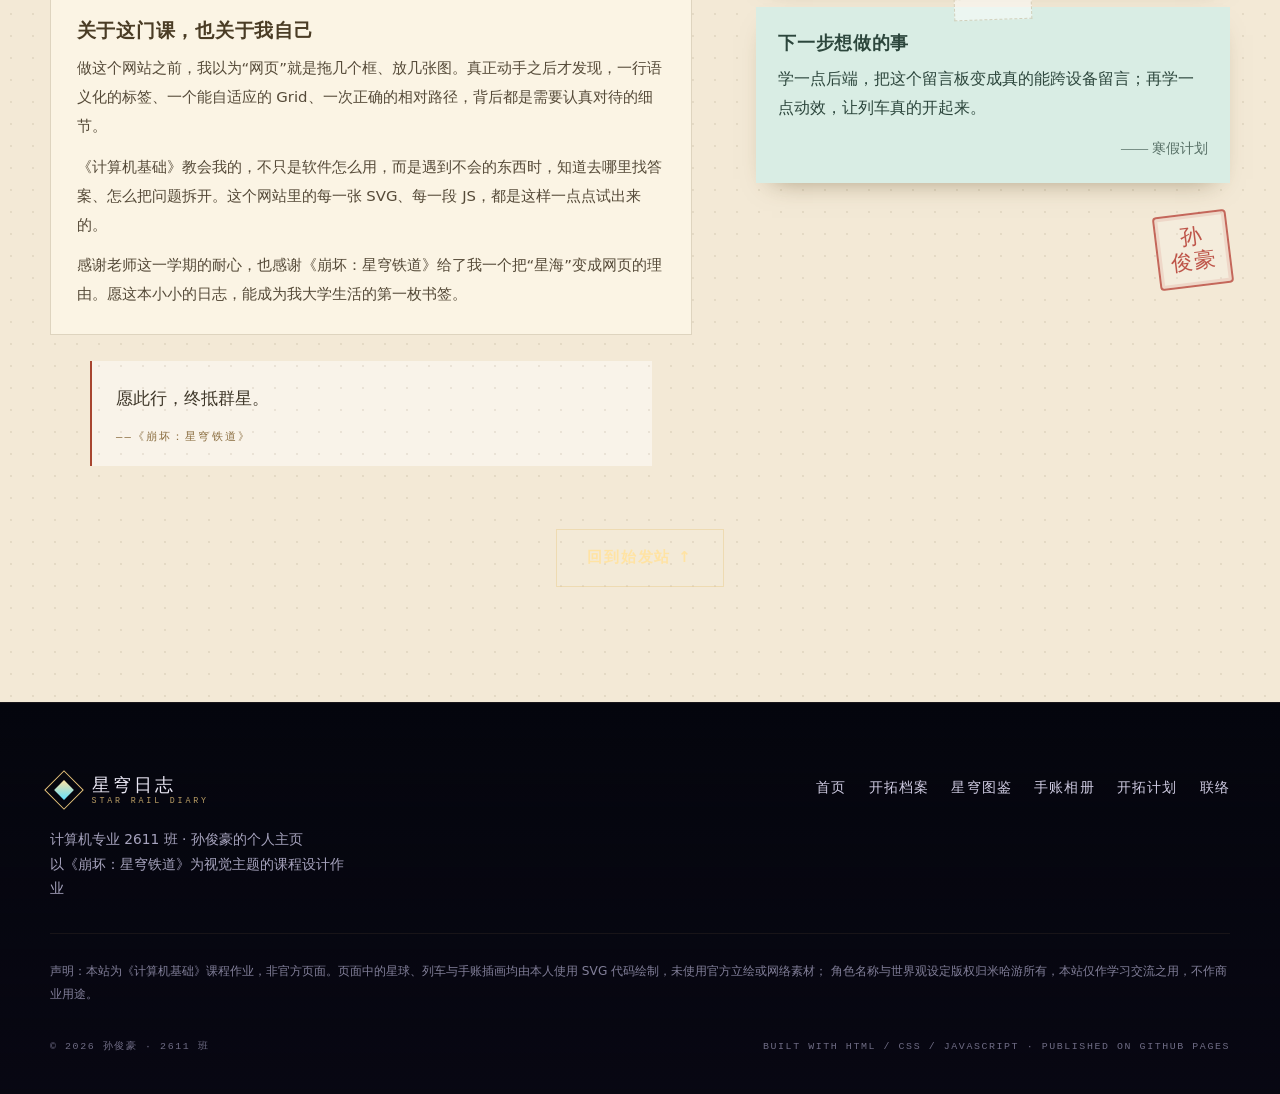
<file: contact.html>
<!DOCTYPE html>
<html lang="zh-CN" class="no-js">
<head>
<meta charset="UTF-8">
<script>document.documentElement.classList.replace("no-js", "js");</script>
<meta name="viewport" content="width=device-width, initial-scale=1">
<title>联络 · 星穹邮局与留言板 | 星穹日志</title>
<meta name="description" content="给孙俊豪留言：星穹日志的联络页，包含车票式联系卡、本地留言板与结语。">
<meta name="author" content="孙俊豪">
<meta name="theme-color" content="#05060e">
<link rel="icon" href="assets/img/favicon.svg" type="image/svg+xml">
<link rel="stylesheet" href="css/style.css">
</head>
<body>
<a class="skip" href="#main">跳到主要内容</a>

<header class="nav">
  <div class="nav__inner">
    <a class="brand" href="index.html" aria-label="星穹日志 · 返回首页">
      <span class="brand__mark" aria-hidden="true"></span>
      <span class="brand__text">星穹日志<em>STAR RAIL DIARY</em></span>
    </a>
    <button class="nav__toggle" type="button" aria-expanded="false" aria-controls="navmenu" aria-label="打开导航菜单">
      <span></span><span></span><span></span>
    </button>
    <nav class="nav__menu" id="navmenu" aria-label="主导航">
      <a href="index.html">首页</a>
      <a href="about.html">开拓档案</a>
      <a href="characters.html">星穹图鉴</a>
      <a href="gallery.html">手账相册</a>
      <a href="study.html">开拓计划</a>
      <a class="nav__cta" href="contact.html">联络</a>
    </nav>
  </div>
</header>

<main id="main">

  <section class="page-head" data-index="05">
    <div class="container">
      <p class="eyebrow">TRANSMISSION / 05</p>
      <h1 class="page-title">联络</h1>
      <p class="page-lead">列车广播：本车厢设有星穹邮局。你可以留下一句话，也可以只是看看别人写了什么——所有留言都只保存在你自己的浏览器里。</p>
      <nav class="crumbs" aria-label="面包屑">
        <a href="index.html">首页</a><span>/</span><span>联络</span>
      </nav>
    </div>
  </section>

  <section class="section" style="padding-top:clamp(40px,6vw,64px)">
    <div class="container">
      <div class="contact-grid">

        <div class="ticket" data-reveal>
          <div class="ticket__head">
            <div>
              <p class="ticket__no">ASTRAL EXPRESS · NO.2611-07</p>
              <h3>乘客联络票</h3>
            </div>
            <img src="assets/img/favicon.svg" alt="" width="44" height="44" aria-hidden="true">
          </div>

          <dl class="ticket__rows">
            <div class="ticket__row"><dt>NAME / 姓名</dt><dd>孙俊豪</dd></div>
            <div class="ticket__row"><dt>CLASS / 班级</dt><dd>计算机 2611 班</dd></div>
            <div class="ticket__row"><dt>MAJOR / 专业</dt><dd>计算机科学与技术</dd></div>
            <div class="ticket__row"><dt>GITHUB / 仓库</dt><dd>github.com/sjh-2026</dd></div>
            <div class="ticket__row"><dt>BASE / 常驻</dt><dd>图书馆四楼 · 靠窗</dd></div>
          </dl>

          <div class="ticket__foot">
            <span>BOARDING · 随时上车</span>
            <span>2026 — 2027</span>
          </div>
        </div>

        <div class="guestbook" data-reveal data-delay="1">
          <h3>星穹邮局 · 留言板</h3>
          <p>不必署名，也不必客套。写一句今天想说的话，或者给这个网站提一个建议。</p>

          <form id="guestForm" novalidate>
            <div class="field">
              <label for="guestName">称呼 / NAME（可留空）</label>
              <input type="text" id="guestName" name="name" maxlength="18" placeholder="匿名的开拓者" autocomplete="nickname">
            </div>
            <div class="field">
              <label for="guestMsg">留言 / MESSAGE</label>
              <textarea id="guestMsg" name="message" maxlength="200" required placeholder="写点什么吧，最多 200 字……"></textarea>
            </div>
            <div class="form-foot">
              <button class="btn btn--gold" type="submit">投递留言 <span class="btn__arrow" aria-hidden="true">→</span></button>
              <span class="form-note">留言保存在本机 · 不会上传</span>
            </div>
          </form>

          <ul class="guest-list" id="guestList">
            <li class="empty">留言板还是空的 —— 写下第一句星穹寄语吧。</li>
          </ul>
        </div>

      </div>

      <p class="disclaimer">
        留言板使用浏览器本地存储（localStorage），只保存在你自己的设备上，不会上传到任何服务器；清除浏览器数据后会一并消失。
        若要在多台设备之间同步留言，需要另外接入后端服务。
      </p>
    </div>
  </section>

  <section class="section section--paper">
    <span class="tape tape--tl" aria-hidden="true"></span>
    <span class="tape tape--tr" aria-hidden="true"></span>
    <div class="container">
      <div class="quick">
        <div>
          <header class="sec-head" data-reveal>
            <p class="eyebrow">EPILOGUE / 结语</p>
            <h2 class="sec-title">把这本日志，<em>继续写下去</em></h2>
          </header>
          <div class="chapter" style="box-shadow:none" data-reveal>
            <span class="chapter__no">THE END?</span>
            <h3 style="margin-top:1rem">关于这门课，也关于我自己</h3>
            <p>做这个网站之前，我以为“网页”就是拖几个框、放几张图。真正动手之后才发现，一行语义化的标签、一个能自适应的 Grid、一次正确的相对路径，背后都是需要认真对待的细节。</p>
            <p>《计算机基础》教会我的，不只是软件怎么用，而是遇到不会的东西时，知道去哪里找答案、怎么把问题拆开。这个网站里的每一张 SVG、每一段 JS，都是这样一点点试出来的。</p>
            <p>感谢老师这一学期的耐心，也感谢《崩坏：星穹铁道》给了我一个把“星海”变成网页的理由。愿这本小小的日志，能成为我大学生活的第一枚书签。</p>
          </div>
          <blockquote class="quote" style="margin-top:1.6rem" data-reveal>
            愿此行，终抵群星。
            <span class="quote__by">——《崩坏：星穹铁道》</span>
          </blockquote>
        </div>

        <div class="notes">
          <aside class="note" data-reveal data-delay="1">
            <h4>这学期最想记住的一句话</h4>
            <p>“先跑通，再优化。”——写代码是这样，做计划也是。别等到万事俱备才出发。</p>
            <span class="note__sign">—— 孙俊豪</span>
          </aside>
          <aside class="note note--mint" data-reveal data-delay="2">
            <h4>下一步想做的事</h4>
            <p>学一点后端，把这个留言板变成真的能跨设备留言；再学一点动效，让列车真的开起来。</p>
            <span class="note__sign">—— 寒假计划</span>
          </aside>
          <div class="seal" aria-hidden="true">孙<br>俊豪</div>
        </div>
      </div>

      <div class="sec-foot" data-reveal>
        <a class="btn btn--ghost" href="index.html">回到始发站 ↑</a>
      </div>
    </div>
  </section>

</main>

<footer class="footer">
  <div class="container footer__inner">
    <div class="footer__top">
      <div class="footer__brand">
        <a class="brand" href="index.html">
          <span class="brand__mark" aria-hidden="true"></span>
          <span class="brand__text">星穹日志<em>STAR RAIL DIARY</em></span>
        </a>
        <p>计算机专业 2611 班 · 孙俊豪的个人主页<br>以《崩坏：星穹铁道》为视觉主题的课程设计作业</p>
      </div>
      <nav class="footer__links" aria-label="页脚导航">
        <a href="index.html">首页</a>
        <a href="about.html">开拓档案</a>
        <a href="characters.html">星穹图鉴</a>
        <a href="gallery.html">手账相册</a>
        <a href="study.html">开拓计划</a>
        <a href="contact.html">联络</a>
      </nav>
    </div>
    <p class="footer__note">
      声明：本站为《计算机基础》课程作业，非官方页面。页面中的星球、列车与手账插画均由本人使用 SVG 代码绘制，未使用官方立绘或网络素材；
      角色名称与世界观设定版权归米哈游所有，本站仅作学习交流之用，不作商业用途。
    </p>
    <p class="footer__copy">
      <span>© <span data-year>2026</span> 孙俊豪 · 2611 班</span>
      <span>BUILT WITH HTML / CSS / JAVASCRIPT · PUBLISHED ON GITHUB PAGES</span>
    </p>
  </div>
</footer>

<script src="js/main.js"></script>
</body>
</html>
</file>
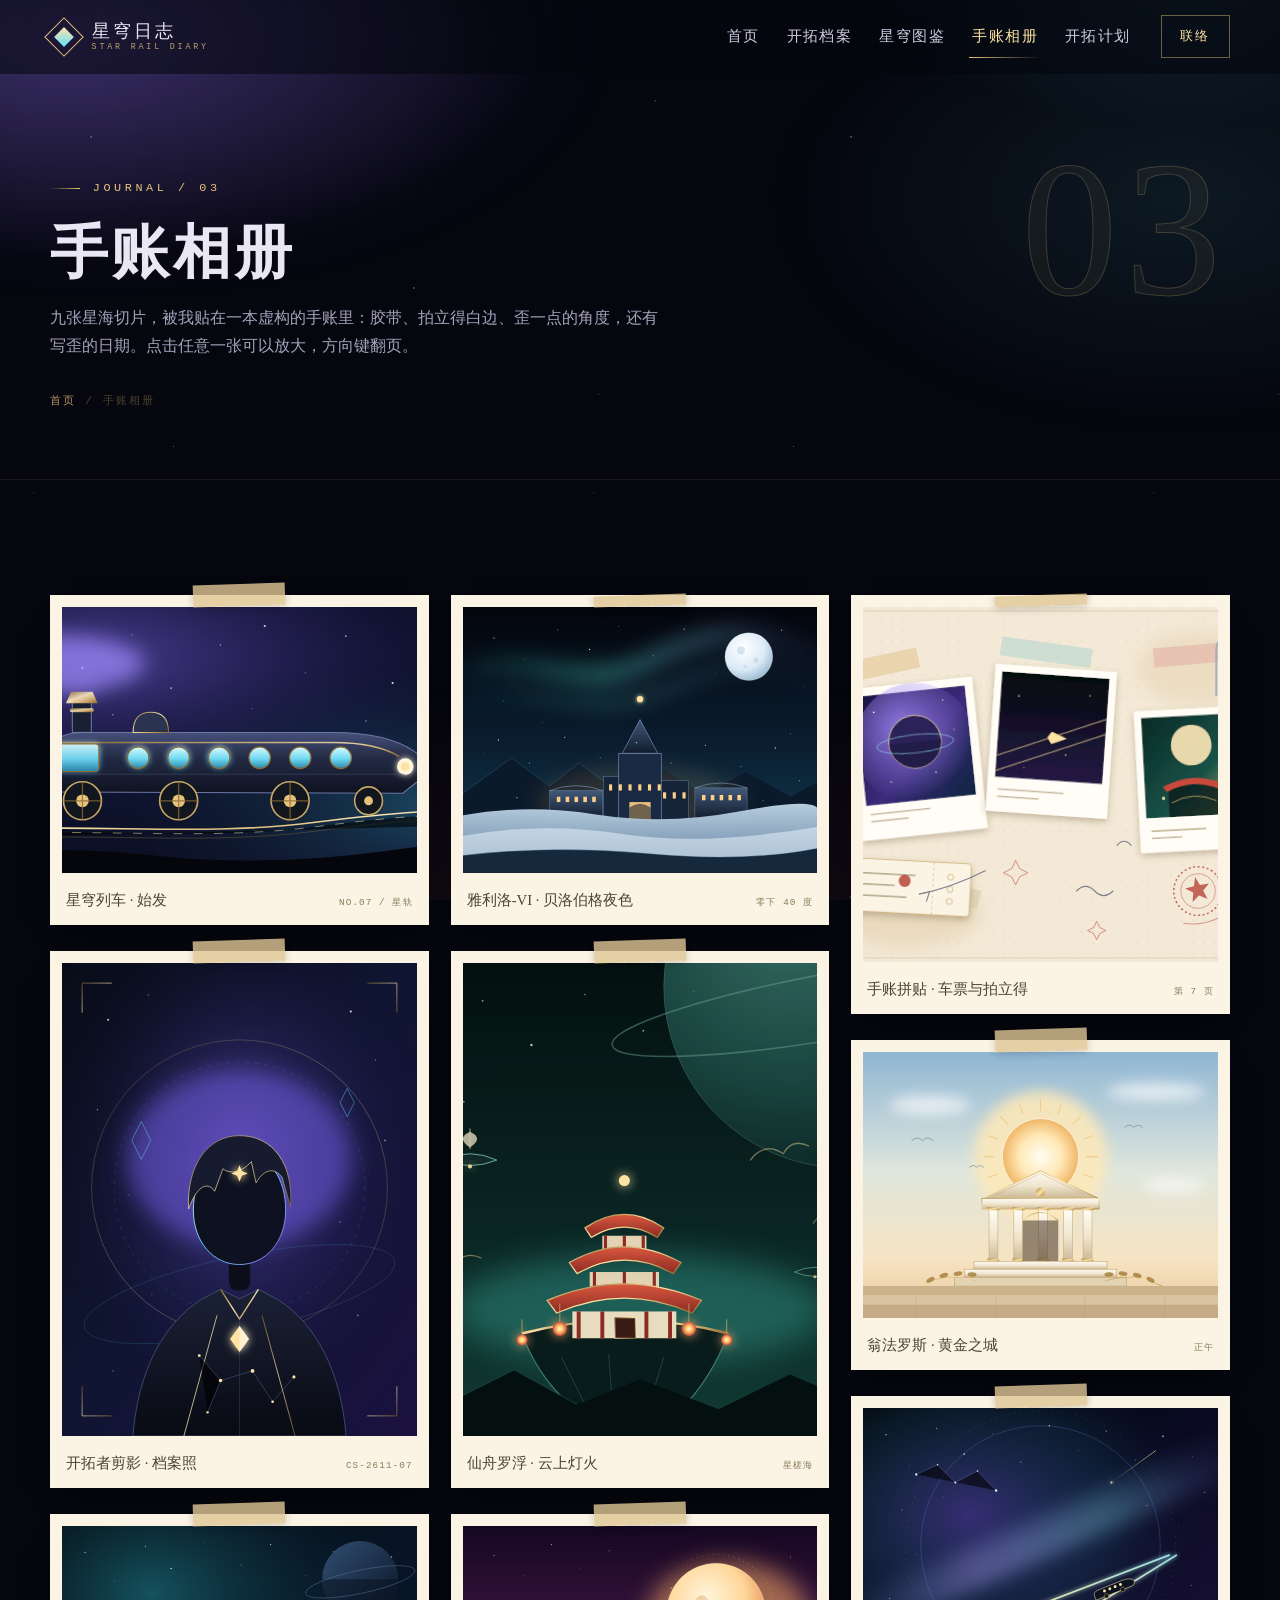
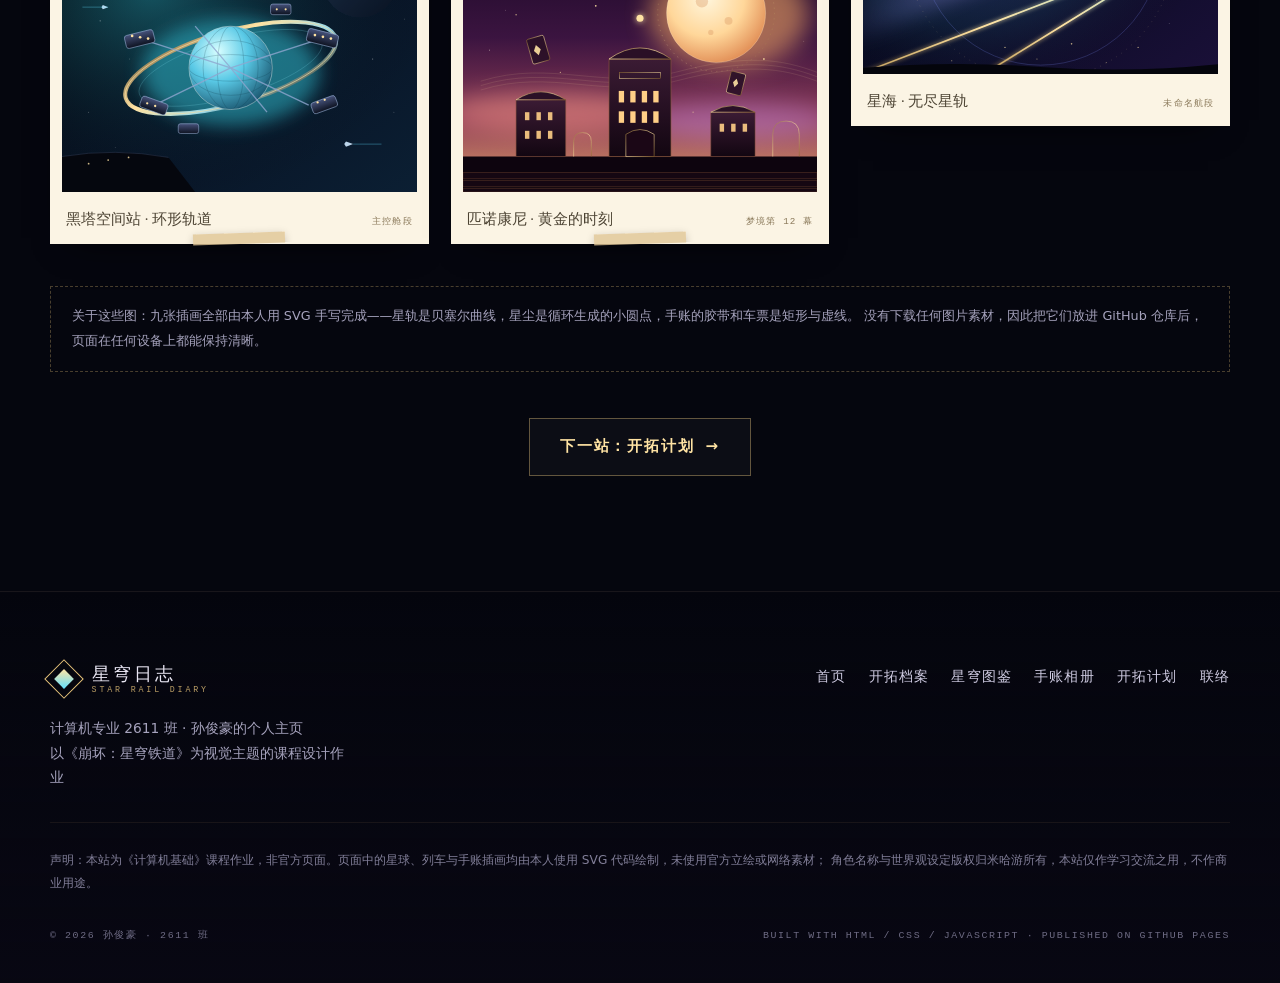
<file: gallery.html>
<!DOCTYPE html>
<html lang="zh-CN" class="no-js">
<head>
<meta charset="UTF-8">
<script>document.documentElement.classList.replace("no-js", "js");</script>
<meta name="viewport" content="width=device-width, initial-scale=1">
<title>手账相册 · 九张星海切片 | 星穹日志</title>
<meta name="description" content="以手账拼贴方式陈列的九张原创 SVG 插画：星穹列车、黑塔空间站、雅利洛-VI、仙舟罗浮、匹诺康尼、翁法罗斯与星海。">
<meta name="author" content="孙俊豪">
<meta name="theme-color" content="#05060e">
<link rel="icon" href="assets/img/favicon.svg" type="image/svg+xml">
<link rel="stylesheet" href="css/style.css">
</head>
<body>
<a class="skip" href="#main">跳到主要内容</a>

<header class="nav">
  <div class="nav__inner">
    <a class="brand" href="index.html" aria-label="星穹日志 · 返回首页">
      <span class="brand__mark" aria-hidden="true"></span>
      <span class="brand__text">星穹日志<em>STAR RAIL DIARY</em></span>
    </a>
    <button class="nav__toggle" type="button" aria-expanded="false" aria-controls="navmenu" aria-label="打开导航菜单">
      <span></span><span></span><span></span>
    </button>
    <nav class="nav__menu" id="navmenu" aria-label="主导航">
      <a href="index.html">首页</a>
      <a href="about.html">开拓档案</a>
      <a href="characters.html">星穹图鉴</a>
      <a href="gallery.html">手账相册</a>
      <a href="study.html">开拓计划</a>
      <a class="nav__cta" href="contact.html">联络</a>
    </nav>
  </div>
</header>

<main id="main">

  <section class="page-head" data-index="03">
    <div class="container">
      <p class="eyebrow">JOURNAL / 03</p>
      <h1 class="page-title">手账相册</h1>
      <p class="page-lead">九张星海切片，被我贴在一本虚构的手账里：胶带、拍立得白边、歪一点的角度，还有写歪的日期。点击任意一张可以放大，方向键翻页。</p>
      <nav class="crumbs" aria-label="面包屑">
        <a href="index.html">首页</a><span>/</span><span>手账相册</span>
      </nav>
    </div>
  </section>

  <section class="section">
    <div class="container">

      <div class="gallery">

        <figure class="shot" data-full="assets/img/train.svg" data-reveal>
          <img src="assets/img/train.svg" alt="星穹列车沿着金色星轨行驶，舷窗透出暖光" loading="lazy">
          <figcaption>星穹列车 · 始发<span>NO.07 / 星轨</span></figcaption>
        </figure>

        <figure class="shot shot--tall" data-full="assets/img/portrait.svg" data-reveal data-delay="1">
          <img src="assets/img/portrait.svg" alt="开拓者剪影：深蓝披风上有金色星图刺绣" loading="lazy">
          <figcaption>开拓者剪影 · 档案照<span>CS-2611-07</span></figcaption>
        </figure>

        <figure class="shot" data-full="assets/img/planet-herta.svg" data-reveal data-delay="2">
          <img src="assets/img/planet-herta.svg" alt="黑塔空间站：环形外环与发光的中央核心" loading="lazy">
          <figcaption>黑塔空间站 · 环形轨道<span>主控舱段</span></figcaption>
        </figure>

        <figure class="shot" data-full="assets/img/planet-jarilo.svg" data-reveal>
          <img src="assets/img/planet-jarilo.svg" alt="雅利洛-VI：雪原上的贝洛伯格城与极光" loading="lazy">
          <figcaption>雅利洛-VI · 贝洛伯格夜色<span>零下 40 度</span></figcaption>
        </figure>

        <figure class="shot shot--tall" data-full="assets/img/planet-luofu.svg" data-reveal data-delay="1">
          <img src="assets/img/planet-luofu.svg" alt="仙舟罗浮：浮空岛上的中式楼阁与灯笼" loading="lazy">
          <figcaption>仙舟罗浮 · 云上灯火<span>星槎海</span></figcaption>
        </figure>

        <figure class="shot" data-full="assets/img/planet-penacony.svg" data-reveal data-delay="2">
          <img src="assets/img/planet-penacony.svg" alt="匹诺康尼：金色月亮下的梦境之城与悬浮纸牌" loading="lazy">
          <figcaption>匹诺康尼 · 黄金的时刻<span>梦境第 12 幕</span></figcaption>
        </figure>

        <figure class="shot shot--square" data-full="assets/img/collage.svg" data-reveal>
          <img src="assets/img/collage.svg" alt="手账拼贴：拍立得、胶带、车票与印章" loading="lazy">
          <figcaption>手账拼贴 · 车票与拍立得<span>第 7 页</span></figcaption>
        </figure>

        <figure class="shot" data-full="assets/img/planet-amphoreus.svg" data-reveal data-delay="1">
          <img src="assets/img/planet-amphoreus.svg" alt="翁法罗斯：大理石神殿与金色太阳" loading="lazy">
          <figcaption>翁法罗斯 · 黄金之城<span>正午</span></figcaption>
        </figure>

        <figure class="shot" data-full="assets/img/planet-astral.svg" data-reveal data-delay="2">
          <img src="assets/img/planet-astral.svg" alt="星海：金色星轨延伸至远方，星座连成一线" loading="lazy">
          <figcaption>星海 · 无尽星轨<span>未命名航段</span></figcaption>
        </figure>

      </div>

      <p class="disclaimer">
        关于这些图：九张插画全部由本人用 SVG 手写完成——星轨是贝塞尔曲线，星尘是循环生成的小圆点，手账的胶带和车票是矩形与虚线。
        没有下载任何图片素材，因此把它们放进 GitHub 仓库后，页面在任何设备上都能保持清晰。
      </p>

      <div class="sec-foot">
        <a class="btn btn--ghost" href="study.html">下一站：开拓计划 <span class="btn__arrow" aria-hidden="true">→</span></a>
      </div>

    </div>
  </section>

</main>

<div class="lightbox" id="lightbox" role="dialog" aria-modal="true" aria-label="图片查看器" aria-hidden="true">
  <button class="lb-btn lb-close" type="button" aria-label="关闭查看器">✕</button>
  <button class="lb-btn lb-prev" type="button" aria-label="上一张">‹</button>
  <button class="lb-btn lb-next" type="button" aria-label="下一张">›</button>
  <figure class="lightbox__figure">
    <img src="assets/img/train.svg" alt="">
    <figcaption class="lightbox__cap"></figcaption>
  </figure>
</div>

<footer class="footer">
  <div class="container footer__inner">
    <div class="footer__top">
      <div class="footer__brand">
        <a class="brand" href="index.html">
          <span class="brand__mark" aria-hidden="true"></span>
          <span class="brand__text">星穹日志<em>STAR RAIL DIARY</em></span>
        </a>
        <p>计算机专业 2611 班 · 孙俊豪的个人主页<br>以《崩坏：星穹铁道》为视觉主题的课程设计作业</p>
      </div>
      <nav class="footer__links" aria-label="页脚导航">
        <a href="index.html">首页</a>
        <a href="about.html">开拓档案</a>
        <a href="characters.html">星穹图鉴</a>
        <a href="gallery.html">手账相册</a>
        <a href="study.html">开拓计划</a>
        <a href="contact.html">联络</a>
      </nav>
    </div>
    <p class="footer__note">
      声明：本站为《计算机基础》课程作业，非官方页面。页面中的星球、列车与手账插画均由本人使用 SVG 代码绘制，未使用官方立绘或网络素材；
      角色名称与世界观设定版权归米哈游所有，本站仅作学习交流之用，不作商业用途。
    </p>
    <p class="footer__copy">
      <span>© <span data-year>2026</span> 孙俊豪 · 2611 班</span>
      <span>BUILT WITH HTML / CSS / JAVASCRIPT · PUBLISHED ON GITHUB PAGES</span>
    </p>
  </div>
</footer>

<script src="js/main.js"></script>
</body>
</html>
</file>
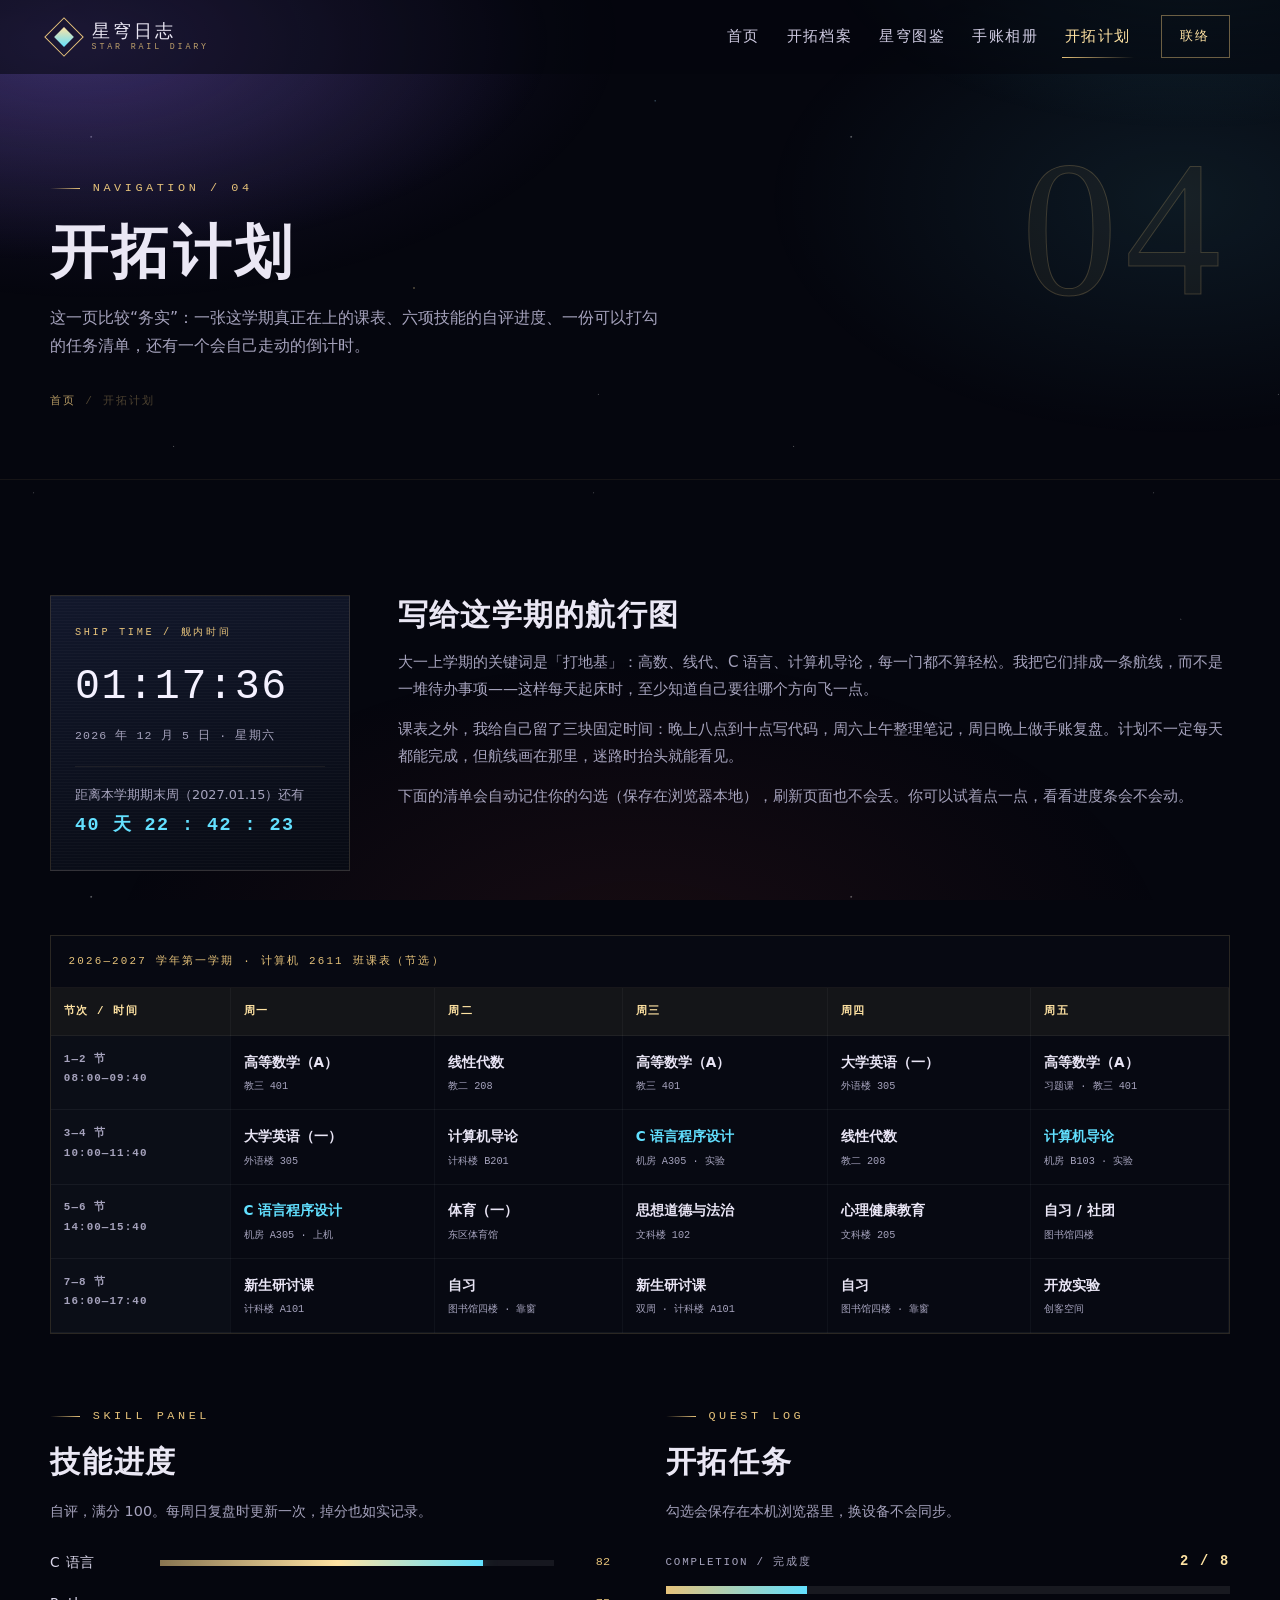
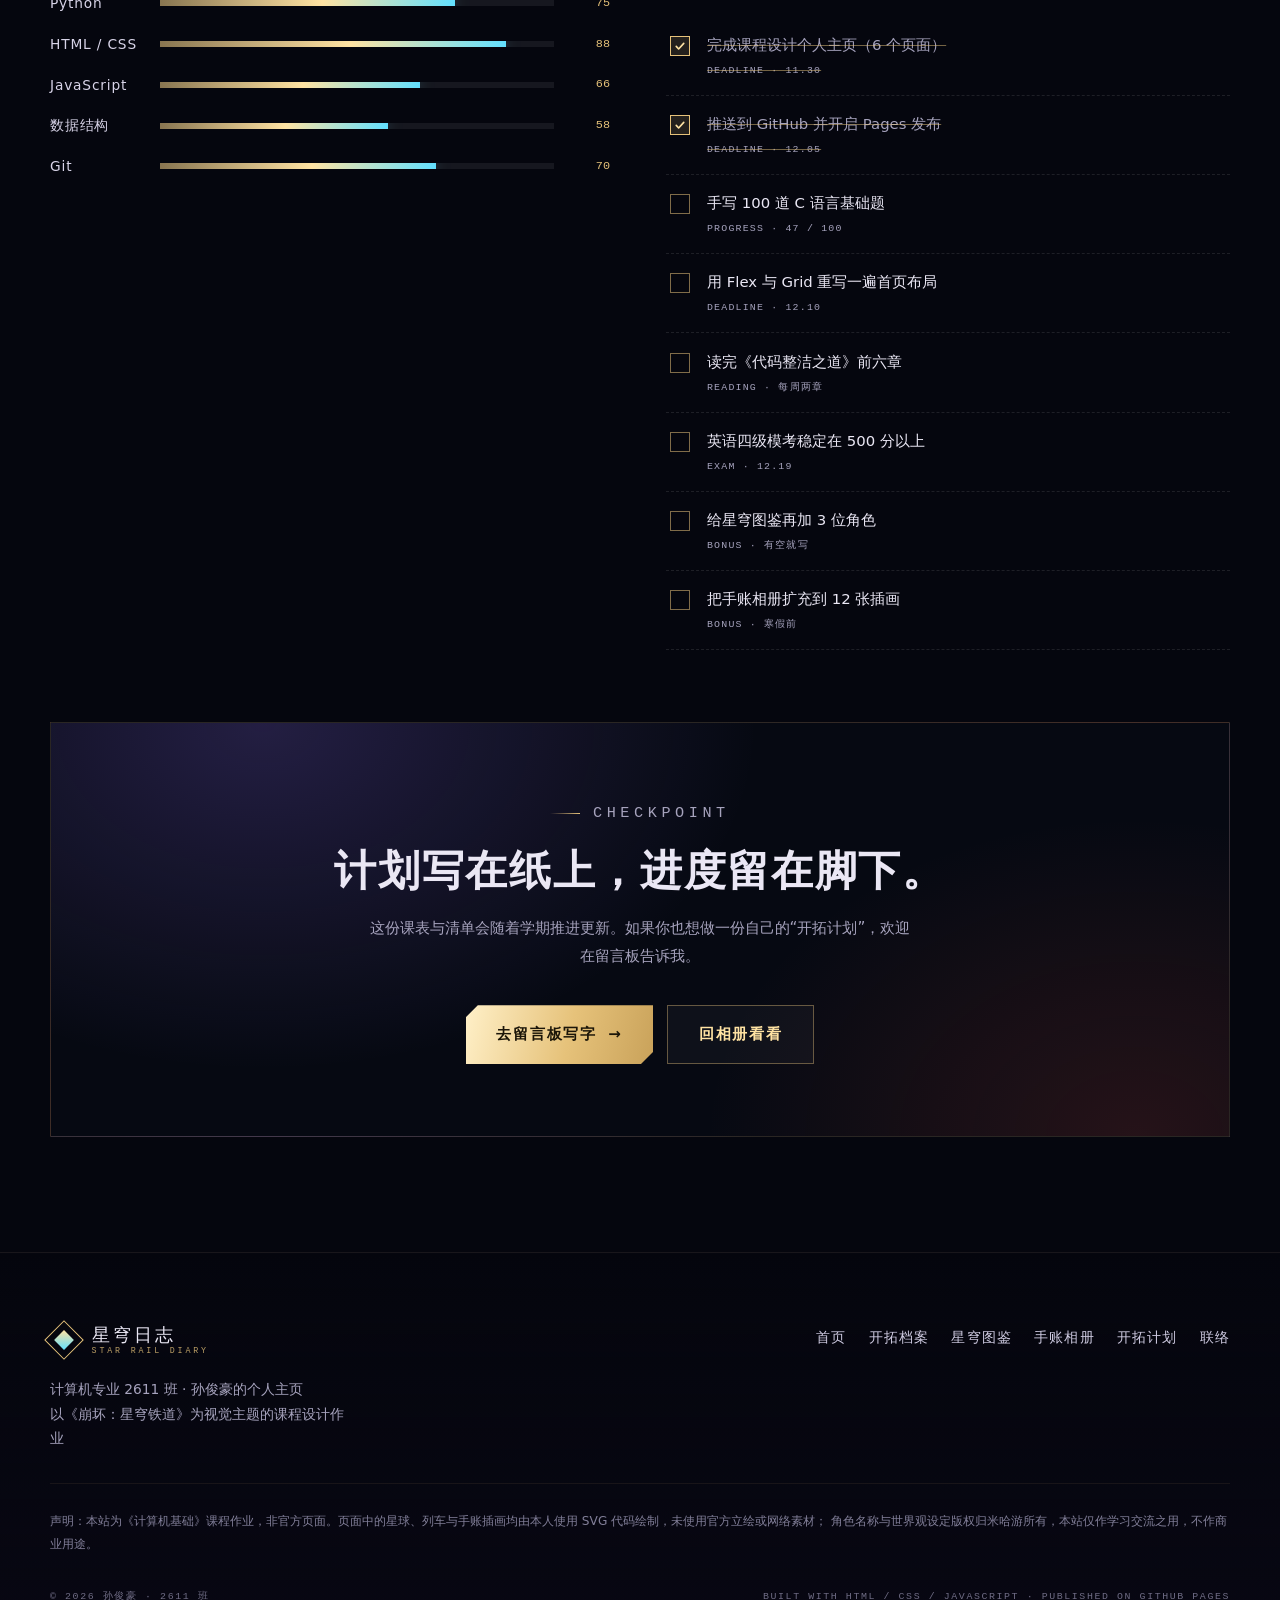
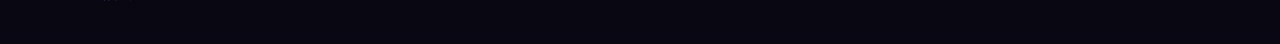
<file: study.html>
<!DOCTYPE html>
<html lang="zh-CN" class="no-js">
<head>
<meta charset="UTF-8">
<script>document.documentElement.classList.replace("no-js", "js");</script>
<meta name="viewport" content="width=device-width, initial-scale=1">
<title>开拓计划 · 课表、技能与任务清单 | 星穹日志</title>
<meta name="description" content="孙俊豪的学期开拓计划：真实课表、六项技能进度、可勾选并存档的任务清单，以及一个实时的期末倒计时时钟。">
<meta name="author" content="孙俊豪">
<meta name="theme-color" content="#05060e">
<link rel="icon" href="assets/img/favicon.svg" type="image/svg+xml">
<link rel="stylesheet" href="css/style.css">
</head>
<body>
<a class="skip" href="#main">跳到主要内容</a>

<header class="nav">
  <div class="nav__inner">
    <a class="brand" href="index.html" aria-label="星穹日志 · 返回首页">
      <span class="brand__mark" aria-hidden="true"></span>
      <span class="brand__text">星穹日志<em>STAR RAIL DIARY</em></span>
    </a>
    <button class="nav__toggle" type="button" aria-expanded="false" aria-controls="navmenu" aria-label="打开导航菜单">
      <span></span><span></span><span></span>
    </button>
    <nav class="nav__menu" id="navmenu" aria-label="主导航">
      <a href="index.html">首页</a>
      <a href="about.html">开拓档案</a>
      <a href="characters.html">星穹图鉴</a>
      <a href="gallery.html">手账相册</a>
      <a href="study.html">开拓计划</a>
      <a class="nav__cta" href="contact.html">联络</a>
    </nav>
  </div>
</header>

<main id="main">

  <section class="page-head" data-index="04">
    <div class="container">
      <p class="eyebrow">NAVIGATION / 04</p>
      <h1 class="page-title">开拓计划</h1>
      <p class="page-lead">这一页比较“务实”：一张这学期真正在上的课表、六项技能的自评进度、一份可以打勾的任务清单，还有一个会自己走动的倒计时。</p>
      <nav class="crumbs" aria-label="面包屑">
        <a href="index.html">首页</a><span>/</span><span>开拓计划</span>
      </nav>
    </div>
  </section>

  <section class="section">
    <div class="container">

      <div class="plan-top">
        <aside class="clock" data-reveal aria-label="时间与倒计时">
          <p class="clock__label">SHIP TIME / 舰内时间</p>
          <time class="clock__time" id="clockTime">00:00:00</time>
          <p class="clock__date" id="clockDate">正在校准星轨……</p>
          <p class="clock__cd">距离本学期期末周（2027.01.15）还有
            <b id="clockCd">—</b>
          </p>
        </aside>

        <div class="plan-copy" data-reveal data-delay="1">
          <h3>写给这学期的航行图</h3>
          <p>大一上学期的关键词是「打地基」：高数、线代、C 语言、计算机导论，每一门都不算轻松。我把它们排成一条航线，而不是一堆待办事项——这样每天起床时，至少知道自己要往哪个方向飞一点。</p>
          <p>课表之外，我给自己留了三块固定时间：晚上八点到十点写代码，周六上午整理笔记，周日晚上做手账复盘。计划不一定每天都能完成，但航线画在那里，迷路时抬头就能看见。</p>
          <p>下面的清单会自动记住你的勾选（保存在浏览器本地），刷新页面也不会丢。你可以试着点一点，看看进度条会不会动。</p>
        </div>
      </div>

      <div class="table-wrap" data-reveal>
        <table class="timetable">
          <caption>2026—2027 学年第一学期 · 计算机 2611 班课表（节选）</caption>
          <thead>
            <tr>
              <th scope="col">节次 / 时间</th>
              <th scope="col">周一</th>
              <th scope="col">周二</th>
              <th scope="col">周三</th>
              <th scope="col">周四</th>
              <th scope="col">周五</th>
            </tr>
          </thead>
          <tbody>
            <tr>
              <th scope="row">1—2 节<br>08:00—09:40</th>
              <td><b>高等数学（A）</b><span>教三 401</span></td>
              <td><b>线性代数</b><span>教二 208</span></td>
              <td><b>高等数学（A）</b><span>教三 401</span></td>
              <td><b>大学英语（一）</b><span>外语楼 305</span></td>
              <td><b>高等数学（A）</b><span>习题课 · 教三 401</span></td>
            </tr>
            <tr>
              <th scope="row">3—4 节<br>10:00—11:40</th>
              <td><b>大学英语（一）</b><span>外语楼 305</span></td>
              <td><b>计算机导论</b><span>计科楼 B201</span></td>
              <td class="is-lab"><b>C 语言程序设计</b><span>机房 A305 · 实验</span></td>
              <td><b>线性代数</b><span>教二 208</span></td>
              <td class="is-lab"><b>计算机导论</b><span>机房 B103 · 实验</span></td>
            </tr>
            <tr>
              <th scope="row">5—6 节<br>14:00—15:40</th>
              <td class="is-lab"><b>C 语言程序设计</b><span>机房 A305 · 上机</span></td>
              <td><b>体育（一）</b><span>东区体育馆</span></td>
              <td><b>思想道德与法治</b><span>文科楼 102</span></td>
              <td><b>心理健康教育</b><span>文科楼 205</span></td>
              <td><b>自习 / 社团</b><span>图书馆四楼</span></td>
            </tr>
            <tr>
              <th scope="row">7—8 节<br>16:00—17:40</th>
              <td><b>新生研讨课</b><span>计科楼 A101</span></td>
              <td><b>自习</b><span>图书馆四楼 · 靠窗</span></td>
              <td><b>新生研讨课</b><span>双周 · 计科楼 A101</span></td>
              <td><b>自习</b><span>图书馆四楼 · 靠窗</span></td>
              <td><b>开放实验</b><span>创客空间</span></td>
            </tr>
          </tbody>
        </table>
      </div>

      <div class="plan-grid">
        <div data-reveal>
          <header class="sec-head" style="margin-bottom:1.6rem">
            <p class="eyebrow">SKILL PANEL</p>
            <h2 class="sec-title" style="font-size:clamp(1.4rem,2.6vw,1.9rem)">技能进度</h2>
            <p class="sec-sub" style="font-size:.9rem">自评，满分 100。每周日复盘时更新一次，掉分也如实记录。</p>
          </header>

          <div class="bars" data-reveal>
            <div class="bar">
              <span class="bar__name">C 语言</span>
              <span class="bar__track"><span class="bar__fill" style="--v:82%"></span></span>
              <span class="bar__val">82</span>
            </div>
            <div class="bar">
              <span class="bar__name">Python</span>
              <span class="bar__track"><span class="bar__fill" style="--v:75%"></span></span>
              <span class="bar__val">75</span>
            </div>
            <div class="bar">
              <span class="bar__name">HTML / CSS</span>
              <span class="bar__track"><span class="bar__fill" style="--v:88%"></span></span>
              <span class="bar__val">88</span>
            </div>
            <div class="bar">
              <span class="bar__name">JavaScript</span>
              <span class="bar__track"><span class="bar__fill" style="--v:66%"></span></span>
              <span class="bar__val">66</span>
            </div>
            <div class="bar">
              <span class="bar__name">数据结构</span>
              <span class="bar__track"><span class="bar__fill" style="--v:58%"></span></span>
              <span class="bar__val">58</span>
            </div>
            <div class="bar">
              <span class="bar__name">Git</span>
              <span class="bar__track"><span class="bar__fill" style="--v:70%"></span></span>
              <span class="bar__val">70</span>
            </div>
          </div>
        </div>

        <div data-reveal data-delay="1">
          <header class="sec-head" style="margin-bottom:1.6rem">
            <p class="eyebrow">QUEST LOG</p>
            <h2 class="sec-title" style="font-size:clamp(1.4rem,2.6vw,1.9rem)">开拓任务</h2>
            <p class="sec-sub" style="font-size:.9rem">勾选会保存在本机浏览器里，换设备不会同步。</p>
          </header>

          <div class="progress-head">
            <span>COMPLETION / 完成度</span>
            <b id="taskCount">2 / 8</b>
          </div>
          <div class="progress" role="progressbar" aria-label="任务完成度" aria-valuemin="0" aria-valuemax="100">
            <div class="progress__bar" id="taskBar" style="width:25%"></div>
          </div>

          <ul class="tasklist">
            <li class="task">
              <input type="checkbox" id="task1" data-task="t1" checked>
              <label class="task__text" for="task1">完成课程设计个人主页（6 个页面）<small>DEADLINE · 11.30</small></label>
            </li>
            <li class="task">
              <input type="checkbox" id="task2" data-task="t2" checked>
              <label class="task__text" for="task2">推送到 GitHub 并开启 Pages 发布<small>DEADLINE · 12.05</small></label>
            </li>
            <li class="task">
              <input type="checkbox" id="task3" data-task="t3">
              <label class="task__text" for="task3">手写 100 道 C 语言基础题<small>PROGRESS · 47 / 100</small></label>
            </li>
            <li class="task">
              <input type="checkbox" id="task4" data-task="t4">
              <label class="task__text" for="task4">用 Flex 与 Grid 重写一遍首页布局<small>DEADLINE · 12.10</small></label>
            </li>
            <li class="task">
              <input type="checkbox" id="task5" data-task="t5">
              <label class="task__text" for="task5">读完《代码整洁之道》前六章<small>READING · 每周两章</small></label>
            </li>
            <li class="task">
              <input type="checkbox" id="task6" data-task="t6">
              <label class="task__text" for="task6">英语四级模考稳定在 500 分以上<small>EXAM · 12.19</small></label>
            </li>
            <li class="task">
              <input type="checkbox" id="task7" data-task="t7">
              <label class="task__text" for="task7">给星穹图鉴再加 3 位角色<small>BONUS · 有空就写</small></label>
            </li>
            <li class="task">
              <input type="checkbox" id="task8" data-task="t8">
              <label class="task__text" for="task8">把手账相册扩充到 12 张插画<small>BONUS · 寒假前</small></label>
            </li>
          </ul>
        </div>
      </div>

      <div class="cta" style="margin-top:clamp(40px,6vw,72px)" data-reveal>
        <p class="eyebrow">CHECKPOINT</p>
        <h2>计划写在纸上，进度留在脚下。</h2>
        <p>这份课表与清单会随着学期推进更新。如果你也想做一份自己的“开拓计划”，欢迎在留言板告诉我。</p>
        <div class="hero__actions" style="justify-content:center;margin-bottom:0">
          <a class="btn btn--gold" href="contact.html">去留言板写字 <span class="btn__arrow" aria-hidden="true">→</span></a>
          <a class="btn btn--ghost" href="gallery.html">回相册看看</a>
        </div>
      </div>

    </div>
  </section>

</main>

<footer class="footer">
  <div class="container footer__inner">
    <div class="footer__top">
      <div class="footer__brand">
        <a class="brand" href="index.html">
          <span class="brand__mark" aria-hidden="true"></span>
          <span class="brand__text">星穹日志<em>STAR RAIL DIARY</em></span>
        </a>
        <p>计算机专业 2611 班 · 孙俊豪的个人主页<br>以《崩坏：星穹铁道》为视觉主题的课程设计作业</p>
      </div>
      <nav class="footer__links" aria-label="页脚导航">
        <a href="index.html">首页</a>
        <a href="about.html">开拓档案</a>
        <a href="characters.html">星穹图鉴</a>
        <a href="gallery.html">手账相册</a>
        <a href="study.html">开拓计划</a>
        <a href="contact.html">联络</a>
      </nav>
    </div>
    <p class="footer__note">
      声明：本站为《计算机基础》课程作业，非官方页面。页面中的星球、列车与手账插画均由本人使用 SVG 代码绘制，未使用官方立绘或网络素材；
      角色名称与世界观设定版权归米哈游所有，本站仅作学习交流之用，不作商业用途。
    </p>
    <p class="footer__copy">
      <span>© <span data-year>2026</span> 孙俊豪 · 2611 班</span>
      <span>BUILT WITH HTML / CSS / JAVASCRIPT · PUBLISHED ON GITHUB PAGES</span>
    </p>
  </div>
</footer>

<script src="js/main.js"></script>
</body>
</html>
</file>
<file: css/style.css>
/* ============================================================
   星穹日志 · Star Rail Diary
   个人主页样式表（原创）
   风格：深空科技感 + 国潮金朱 + 手账纸感
   ============================================================ */

:root {
  --void: #05060e;
  --void-2: #090c18;
  --panel: #0d1222;
  --panel-2: #111730;
  --line: rgba(230, 194, 122, .16);
  --line-soft: rgba(230, 194, 122, .08);
  --gold: #e6c27a;
  --gold-2: #ffe3a3;
  --gold-deep: #a37d38;
  --cyan: #62e0ff;
  --violet: #8b6cf0;
  --jade: #2f8f83;
  --cinnabar: #c9483c;
  --paper: #f3e9d6;
  --paper-2: #fbf4e4;
  --paper-3: #e8dac1;
  --ink: #23201b;
  --ink-soft: #5c5346;
  --text: #eae7f4;
  --muted: #a6a3bd;
  --font-serif: "Songti SC", "STSong", "STZhongsong", "SimSun", "Noto Serif SC", serif;
  --font-sans: "PingFang SC", "Microsoft YaHei", "Hiragino Sans GB", "Segoe UI", system-ui, sans-serif;
  --font-mono: "Consolas", "Cascadia Mono", "SFMono-Regular", "Courier New", monospace;
  --font-hand: "Kaiti SC", "STKaiti", "KaiTi", "楷体", cursive;
  --nav-h: 74px;
  --maxw: 1180px;
  --ease: cubic-bezier(.2, .7, .2, 1);
}

* { box-sizing: border-box; }

html {
  scroll-behavior: smooth;
  -webkit-text-size-adjust: 100%;
}

body {
  margin: 0;
  background-color: var(--void);
  color: var(--text);
  font-family: var(--font-sans);
  font-size: 16px;
  line-height: 1.8;
  overflow-x: hidden;
  -webkit-font-smoothing: antialiased;
}

/* 全站星尘底纹 */
body::before {
  content: "";
  position: fixed;
  inset: 0;
  z-index: -2;
  pointer-events: none;
  background-image:
    radial-gradient(1.4px 1.4px at 12% 18%, rgba(255, 255, 255, .55), transparent),
    radial-gradient(1px 1px at 28% 72%, rgba(255, 255, 255, .4), transparent),
    radial-gradient(1.6px 1.6px at 46% 32%, rgba(255, 227, 163, .5), transparent),
    radial-gradient(1px 1px at 64% 86%, rgba(255, 255, 255, .35), transparent),
    radial-gradient(1.2px 1.2px at 78% 12%, rgba(160, 220, 255, .45), transparent),
    radial-gradient(1px 1px at 88% 58%, rgba(255, 255, 255, .35), transparent),
    radial-gradient(1px 1px at 6% 88%, rgba(255, 255, 255, .3), transparent),
    radial-gradient(1.3px 1.3px at 38% 94%, rgba(255, 227, 163, .4), transparent);
  background-size: 760px 760px, 620px 620px, 900px 900px, 720px 720px, 840px 840px, 680px 680px, 560px 560px, 980px 980px;
  opacity: .85;
}

body::after {
  content: "";
  position: fixed;
  inset: 0;
  z-index: -1;
  pointer-events: none;
  background:
    radial-gradient(58% 42% at 8% 4%, rgba(139, 108, 240, .16), transparent 70%),
    radial-gradient(46% 38% at 92% 22%, rgba(98, 224, 255, .09), transparent 70%),
    radial-gradient(60% 50% at 50% 108%, rgba(201, 72, 60, .1), transparent 70%);
}

img { max-width: 100%; display: block; }
a { color: inherit; text-decoration: none; }
button { font-family: inherit; cursor: pointer; }
::selection { background: rgba(230, 194, 122, .35); color: #fff; }

:focus-visible {
  outline: 2px solid var(--gold-2);
  outline-offset: 3px;
}

h1, h2, h3, h4 {
  font-family: var(--font-serif);
  font-weight: 700;
  line-height: 1.35;
  letter-spacing: .04em;
  margin: 0;
}

p { margin: 0; }

/* ---------- 通用布局 ---------- */
.container {
  width: min(100% - 44px, var(--maxw));
  margin-inline: auto;
}

.section {
  position: relative;
  padding: clamp(66px, 9vw, 118px) 0;
}

.sec-head { max-width: 760px; margin-bottom: clamp(34px, 5vw, 56px); }
.sec-head--center { margin-inline: auto; text-align: center; }

.eyebrow {
  display: inline-flex;
  align-items: center;
  gap: .8rem;
  margin: 0 0 .9rem;
  font-family: var(--font-mono);
  font-size: .74rem;
  letter-spacing: .3em;
  text-transform: uppercase;
  color: var(--gold);
}

.eyebrow::before {
  content: "";
  width: 30px;
  height: 1px;
  background: linear-gradient(90deg, transparent, var(--gold));
}

.sec-head--center .eyebrow::after {
  content: "";
  width: 30px;
  height: 1px;
  background: linear-gradient(90deg, var(--gold), transparent);
}

.sec-title {
  font-size: clamp(1.85rem, 4.2vw, 2.9rem);
  letter-spacing: .06em;
}

.sec-title em {
  font-style: normal;
  color: var(--gold-2);
}

.sec-sub {
  margin-top: 1rem;
  color: var(--muted);
  font-size: .98rem;
  max-width: 62ch;
}

.grad-text {
  background: linear-gradient(104deg, #fffdf6 8%, #ffe3a3 42%, #9ce6ff 78%, #cbb6ff 100%);
  -webkit-background-clip: text;
  background-clip: text;
  color: transparent;
}

/* ---------- 按钮 ---------- */
.btn {
  position: relative;
  display: inline-flex;
  align-items: center;
  justify-content: center;
  gap: .7rem;
  padding: .92rem 1.9rem;
  border: 0;
  font-size: .94rem;
  font-weight: 700;
  letter-spacing: .12em;
  transition: transform .3s var(--ease), box-shadow .3s var(--ease), background .3s, color .3s;
}

.btn--gold {
  color: #1b1508;
  background: linear-gradient(104deg, #fff0c8, #e6c27a 55%, #c9a25a);
  clip-path: polygon(12px 0, 100% 0, 100% calc(100% - 12px), calc(100% - 12px) 100%, 0 100%, 0 12px);
}

.btn--gold:hover {
  transform: translateY(-3px);
  box-shadow: 0 18px 34px -18px rgba(230, 194, 122, .55);
}

.btn--ghost {
  color: var(--gold-2);
  background: rgba(255, 255, 255, .03);
  border: 1px solid rgba(230, 194, 122, .4);
}

.btn--ghost:hover {
  transform: translateY(-3px);
  border-color: var(--gold-2);
  background: rgba(230, 194, 122, .1);
}

.btn__arrow { transition: transform .3s var(--ease); }
.btn:hover .btn__arrow { transform: translateX(4px); }

/* ---------- 导航 ---------- */
.nav {
  position: fixed;
  inset: 0 0 auto;
  z-index: 60;
  height: var(--nav-h);
  display: flex;
  align-items: center;
  background: rgba(5, 6, 14, .55);
  border-bottom: 1px solid transparent;
  transition: background .35s, border-color .35s, backdrop-filter .35s;
}

.nav.is-scrolled {
  background: rgba(5, 6, 14, .88);
  border-bottom-color: var(--line);
  backdrop-filter: blur(14px);
  -webkit-backdrop-filter: blur(14px);
}

.nav__inner {
  width: min(100% - 44px, var(--maxw));
  margin-inline: auto;
  display: flex;
  align-items: center;
  justify-content: space-between;
  gap: 1.5rem;
}

.brand { display: inline-flex; align-items: center; gap: .85rem; }

.brand__mark {
  position: relative;
  width: 28px;
  height: 28px;
  flex: 0 0 auto;
  border: 1px solid var(--gold);
  transform: rotate(45deg);
  transition: transform .6s var(--ease);
}

.brand__mark::after {
  content: "";
  position: absolute;
  inset: 6px;
  background: linear-gradient(135deg, var(--gold-2), var(--cyan));
}

.brand:hover .brand__mark { transform: rotate(225deg); }

.brand__text {
  display: flex;
  flex-direction: column;
  font-family: var(--font-serif);
  font-size: 1.12rem;
  letter-spacing: .18em;
  line-height: 1.15;
}

.brand__text em {
  font-family: var(--font-mono);
  font-style: normal;
  font-size: .52rem;
  letter-spacing: .34em;
  color: var(--gold);
  opacity: .8;
}

.nav__menu {
  display: flex;
  align-items: center;
  gap: clamp(.4rem, 1.6vw, 1.5rem);
}

.nav__menu a {
  position: relative;
  padding: .4rem .2rem;
  font-size: .93rem;
  letter-spacing: .1em;
  color: #cfcbe2;
  transition: color .25s;
}

.nav__menu a::after {
  content: "";
  position: absolute;
  left: 0;
  bottom: -2px;
  width: 0;
  height: 1px;
  background: linear-gradient(90deg, var(--gold), transparent);
  transition: width .35s var(--ease);
}

.nav__menu a:hover { color: #fff; }
.nav__menu a:hover::after { width: 100%; }

.nav__menu a.is-active { color: var(--gold-2); }
.nav__menu a.is-active::after { width: 100%; }

.nav__menu a.nav__cta {
  margin-left: .4rem;
  padding: .55rem 1.15rem;
  border: 1px solid rgba(230, 194, 122, .45);
  color: var(--gold-2);
  font-size: .84rem;
  letter-spacing: .16em;
}

.nav__menu a.nav__cta::after { display: none; }
.nav__menu a.nav__cta:hover { background: var(--gold); color: #1b1508; }

.nav__toggle {
  display: none;
  width: 44px;
  height: 44px;
  padding: 0;
  border: 1px solid var(--line);
  background: transparent;
  position: relative;
}

.nav__toggle span {
  position: absolute;
  left: 50%;
  width: 20px;
  height: 1.5px;
  background: var(--gold-2);
  transform: translateX(-50%);
  transition: .3s var(--ease);
}

.nav__toggle span:nth-child(1) { top: 15px; }
.nav__toggle span:nth-child(2) { top: 21px; }
.nav__toggle span:nth-child(3) { top: 27px; }

.nav__toggle[aria-expanded="true"] span:nth-child(1) { top: 21px; transform: translateX(-50%) rotate(45deg); }
.nav__toggle[aria-expanded="true"] span:nth-child(2) { opacity: 0; }
.nav__toggle[aria-expanded="true"] span:nth-child(3) { top: 21px; transform: translateX(-50%) rotate(-45deg); }

.skip {
  position: absolute;
  left: 16px;
  top: -60px;
  z-index: 100;
  padding: .6rem 1rem;
  background: var(--gold);
  color: #14100a;
  transition: top .25s;
}
.skip:focus { top: 12px; }

/* ---------- 首屏 ---------- */
.hero {
  position: relative;
  isolation: isolate;
  min-height: clamp(600px, 92svh, 940px);
  display: flex;
  align-items: center;
  padding: calc(var(--nav-h) + clamp(48px, 8vw, 90px)) 0 clamp(120px, 16vh, 180px);
  overflow: hidden;
}

.hero__stars {
  position: absolute;
  inset: 0;
  width: 100%;
  height: 100%;
  z-index: -2;
  opacity: .95;
}

.hero__glow {
  position: absolute;
  inset: -20% -10% auto;
  height: 120%;
  z-index: -3;
  background:
    radial-gradient(52% 48% at 16% 24%, rgba(139, 108, 240, .4), transparent 72%),
    radial-gradient(40% 42% at 78% 16%, rgba(98, 224, 255, .16), transparent 72%),
    radial-gradient(50% 40% at 60% 92%, rgba(201, 72, 60, .18), transparent 72%);
  filter: blur(8px);
}

.hero__train {
  position: absolute;
  right: -6%;
  bottom: 3%;
  width: min(74%, 1020px);
  z-index: -1;
  opacity: .95;
  pointer-events: none;
  filter: drop-shadow(0 30px 60px rgba(0, 0, 0, .65));
  -webkit-mask-image: linear-gradient(to right, transparent 0, #000 30%, #000 100%);
  mask-image: linear-gradient(to right, transparent 0, #000 30%, #000 100%);
}

/* 压暗文字一侧，避免与列车重叠影响阅读 */
.hero__scrim {
  position: absolute;
  inset: 0;
  z-index: -1;
  pointer-events: none;
  background:
    linear-gradient(90deg, rgba(5, 6, 14, .95) 0%, rgba(5, 6, 14, .88) 32%, rgba(5, 6, 14, .42) 56%, transparent 74%),
    linear-gradient(180deg, transparent 52%, rgba(5, 6, 14, .74) 100%);
}

.hero__inner { position: relative; }

.hero__title {
  max-width: 12em;
  margin: .4rem 0 1.6rem;
  font-size: clamp(2.5rem, 6.6vw, 4.9rem);
  line-height: 1.24;
  letter-spacing: .05em;
  text-shadow: 0 18px 60px rgba(0, 0, 0, .55);
}

.hero__title span { display: block; }

.hero__lead {
  max-width: 46ch;
  color: #d2cde4;
  font-size: clamp(.96rem, 1.2vw, 1.06rem);
  line-height: 1.95;
  text-shadow: 0 2px 18px rgba(5, 6, 14, .7);
}

.hero__lead strong { color: var(--gold-2); font-weight: 600; }

.hero__actions {
  display: flex;
  flex-wrap: wrap;
  gap: .9rem;
  margin: 2.2rem 0 2.6rem;
}

.hero__meta {
  display: flex;
  flex-wrap: wrap;
  gap: clamp(1rem, 3vw, 2.4rem);
  margin: 0;
  padding: 1.15rem 0 0;
  list-style: none;
  border-top: 1px solid var(--line-soft);
  max-width: 620px;
}

.hero__meta li { display: flex; flex-direction: column; gap: .2rem; }

.hero__meta span {
  font-family: var(--font-mono);
  font-size: .64rem;
  letter-spacing: .24em;
  color: var(--gold);
  opacity: .85;
}

.hero__meta strong {
  font-family: var(--font-serif);
  font-size: .98rem;
  letter-spacing: .08em;
  font-weight: 600;
}

.hero__scroll {
  position: absolute;
  right: max(22px, calc((100vw - var(--maxw)) / 2));
  bottom: 118px;
  display: flex;
  align-items: center;
  gap: .8rem;
  font-family: var(--font-mono);
  font-size: .64rem;
  letter-spacing: .3em;
  color: var(--gold);
  writing-mode: vertical-rl;
}

.hero__scroll::after {
  content: "";
  width: 1px;
  height: 54px;
  background: linear-gradient(var(--gold), transparent);
  animation: scrollLine 2.4s ease-in-out infinite;
}

@keyframes scrollLine {
  0%, 100% { transform: scaleY(.4); opacity: .4; transform-origin: top; }
  50% { transform: scaleY(1); opacity: 1; transform-origin: top; }
}

.ticker {
  position: absolute;
  left: 0;
  right: 0;
  bottom: 0;
  overflow: hidden;
  border-top: 1px solid var(--line-soft);
  border-bottom: 1px solid var(--line-soft);
  background: rgba(5, 6, 14, .55);
  backdrop-filter: blur(6px);
  -webkit-backdrop-filter: blur(6px);
}

.ticker__track {
  display: flex;
  width: max-content;
  gap: 2.6rem;
  padding: .72rem 0;
  font-family: var(--font-mono);
  font-size: .7rem;
  letter-spacing: .26em;
  color: rgba(230, 194, 122, .72);
  animation: ticker 42s linear infinite;
}

.ticker__track span { display: inline-flex; align-items: center; gap: 2.6rem; white-space: nowrap; }
.ticker__track span::after { content: "✦"; color: var(--gold); opacity: .6; }

@keyframes ticker {
  from { transform: translateX(0); }
  to { transform: translateX(-50%); }
}

/* ---------- 停靠站卡片 ---------- */
.stops {
  display: grid;
  grid-template-columns: repeat(auto-fit, minmax(228px, 1fr));
  gap: 16px;
}

.stop {
  position: relative;
  display: flex;
  flex-direction: column;
  gap: .75rem;
  padding: 1.9rem 1.6rem 1.7rem;
  background: linear-gradient(165deg, rgba(20, 27, 48, .92), rgba(8, 11, 20, .94));
  border: 1px solid var(--line);
  overflow: hidden;
  transition: transform .4s var(--ease), border-color .4s, box-shadow .4s;
}

.stop::after {
  content: "";
  position: absolute;
  top: 10px;
  right: 10px;
  width: 22px;
  height: 22px;
  border-top: 1px solid rgba(230, 194, 122, .45);
  border-right: 1px solid rgba(230, 194, 122, .45);
  opacity: .5;
  transition: opacity .35s, width .35s, height .35s;
}

.stop:hover {
  transform: translateY(-7px);
  border-color: rgba(230, 194, 122, .48);
  box-shadow: 0 28px 54px -26px #000;
}

.stop:hover::after { opacity: 1; width: 34px; height: 34px; }

.stop__no {
  font-family: var(--font-mono);
  font-size: .72rem;
  letter-spacing: .26em;
  color: var(--gold);
}

.stop h3 { font-size: 1.32rem; letter-spacing: .06em; }
.stop p { flex: 1; color: var(--muted); font-size: .9rem; line-height: 1.85; }

.stop__go {
  font-family: var(--font-mono);
  font-size: .74rem;
  letter-spacing: .18em;
  color: var(--gold-2);
  opacity: .85;
}

.stop:hover .stop__go { opacity: 1; }

/* ---------- 手账纸页面 ---------- */
.section--paper {
  color: var(--ink);
  background: var(--paper);
  position: relative;
}

.section--paper::before {
  content: "";
  position: absolute;
  inset: 0;
  pointer-events: none;
  background-image: radial-gradient(rgba(124, 104, 72, .22) 1px, transparent 1px);
  background-size: 22px 22px;
  opacity: .55;
}

.section--paper::after {
  content: "";
  position: absolute;
  left: 0;
  right: 0;
  top: 0;
  height: 3px;
  background: repeating-linear-gradient(90deg, rgba(163, 125, 56, .55) 0 10px, transparent 10px 20px);
  opacity: .5;
}

.section--paper .eyebrow { color: #96712f; }
.section--paper .sec-sub { color: var(--ink-soft); }
.section--paper .sec-title em { color: #a8452f; }

.tape {
  position: absolute;
  width: 132px;
  height: 30px;
  background: rgba(214, 186, 132, .55);
  border-left: 1px dashed rgba(255, 255, 255, .5);
  border-right: 1px dashed rgba(255, 255, 255, .5);
  box-shadow: 0 2px 8px rgba(90, 70, 40, .12);
  transform: rotate(-4deg);
  pointer-events: none;
}

.tape--tl { top: -13px; left: 6%; }
.tape--tr { top: -13px; right: 8%; transform: rotate(5deg); background: rgba(168, 200, 190, .55); }

.seal {
  display: grid;
  place-items: center;
  width: 74px;
  height: 74px;
  border: 2px solid rgba(184, 69, 58, .8);
  border-radius: 4px;
  color: rgba(184, 69, 58, .9);
  font-family: var(--font-hand);
  font-size: 1.35rem;
  line-height: 1.1;
  text-align: center;
  letter-spacing: .05em;
  transform: rotate(-7deg);
  box-shadow: inset 0 0 0 3px rgba(184, 69, 58, .12);
  background: rgba(255, 255, 255, .15);
}

.note {
  position: relative;
  padding: 1.5rem 1.4rem 1.3rem;
  background: #fff3b0;
  color: #4a3f22;
  box-shadow: 0 12px 26px -16px rgba(80, 60, 20, .55);
  transform: rotate(-1.6deg);
  font-family: var(--font-hand);
  font-size: 1.02rem;
  line-height: 1.9;
}

.note::before {
  content: "";
  position: absolute;
  top: -9px;
  left: 50%;
  width: 76px;
  height: 20px;
  transform: translateX(-50%) rotate(-2deg);
  background: rgba(255, 255, 255, .5);
  border: 1px dashed rgba(160, 140, 90, .35);
}

.note--mint { background: #d9ede4; color: #2c463c; transform: rotate(1.4deg); }
.note--rose { background: #f7d9d2; color: #5c2a22; transform: rotate(-.8deg); }
.note h4 { font-family: var(--font-hand); font-size: 1.12rem; margin-bottom: .5rem; color: inherit; }
.note p { font-size: .98rem; }
.note__sign { display: block; margin-top: .8rem; text-align: right; font-size: .85rem; opacity: .75; }

/* ---------- 数据 / 速写 ---------- */
.quick {
  display: grid;
  grid-template-columns: 1.15fr .85fr;
  gap: clamp(26px, 5vw, 64px);
  align-items: start;
}

.stats {
  display: grid;
  grid-template-columns: repeat(2, 1fr);
  gap: 1px;
  background: rgba(90, 72, 44, .18);
  border: 1px solid rgba(90, 72, 44, .18);
}

.stat {
  padding: 1.5rem 1.4rem;
  background: var(--paper-2);
}

.stat__num {
  display: block;
  font-family: var(--font-serif);
  font-size: clamp(1.7rem, 3.4vw, 2.35rem);
  line-height: 1.1;
  color: #8a5a22;
  letter-spacing: .02em;
}

.stat__num small { font-size: .45em; letter-spacing: .1em; margin-left: .2em; color: #9a7b46; }

.stat__label {
  display: block;
  margin-top: .45rem;
  font-family: var(--font-mono);
  font-size: .68rem;
  letter-spacing: .2em;
  color: #7b6a4d;
}

.notes { display: grid; gap: 1.4rem; }

/* ---------- 页面头部 ---------- */
.page-head {
  position: relative;
  overflow: hidden;
  padding: calc(var(--nav-h) + clamp(56px, 8vw, 96px)) 0 clamp(44px, 6vw, 68px);
  border-bottom: 1px solid var(--line-soft);
}

.page-head::before {
  content: "";
  position: absolute;
  inset: -30% -10% auto;
  height: 130%;
  z-index: -1;
  background:
    radial-gradient(46% 50% at 12% 30%, rgba(139, 108, 240, .28), transparent 70%),
    radial-gradient(34% 40% at 86% 16%, rgba(98, 224, 255, .12), transparent 70%);
}

/* 右侧巨大的页码幽灵字，平衡页头留白 */
.page-head::after {
  content: attr(data-index);
  position: absolute;
  right: 4%;
  top: 48%;
  transform: translateY(-50%);
  z-index: 0;
  font-family: var(--font-serif);
  font-size: clamp(7rem, 15vw, 13rem);
  line-height: 1;
  letter-spacing: .04em;
  color: rgba(230, 194, 122, .05);
  -webkit-text-stroke: 1px rgba(230, 194, 122, .22);
  pointer-events: none;
  user-select: none;
}

.page-head .container { position: relative; z-index: 1; }

.page-title {
  font-size: clamp(2.1rem, 5.2vw, 3.6rem);
  letter-spacing: .06em;
  margin-bottom: .8rem;
}

.page-lead { color: var(--muted); max-width: 62ch; font-size: .98rem; }

.crumbs {
  display: flex;
  flex-wrap: wrap;
  align-items: center;
  gap: .6rem;
  margin-top: 1.9rem;
  font-family: var(--font-mono);
  font-size: .7rem;
  letter-spacing: .16em;
  color: rgba(230, 194, 122, .8);
}

.crumbs a:hover { color: var(--gold-2); }
.crumbs span { opacity: .4; }

/* ---------- 档案页 ---------- */
.dossier {
  display: grid;
  grid-template-columns: minmax(260px, 400px) 1fr;
  gap: clamp(28px, 5vw, 68px);
  align-items: start;
}

.frame {
  position: relative;
  padding: 12px;
  background: linear-gradient(160deg, rgba(230, 194, 122, .5), rgba(98, 224, 255, .18) 55%, rgba(230, 194, 122, .35));
  clip-path: polygon(0 0, calc(100% - 26px) 0, 100% 26px, 100% 100%, 26px 100%, 0 calc(100% - 26px));
}

.frame img {
  width: 100%;
  height: auto;
  clip-path: polygon(0 0, calc(100% - 20px) 0, 100% 20px, 100% 100%, 20px 100%, 0 calc(100% - 20px));
}

.frame__tag {
  position: absolute;
  left: 24px;
  bottom: 24px;
  padding: .35rem .8rem;
  background: rgba(5, 6, 14, .82);
  border: 1px solid rgba(230, 194, 122, .4);
  font-family: var(--font-mono);
  font-size: .68rem;
  letter-spacing: .2em;
  color: var(--gold-2);
}

.dossier__art { position: relative; }
.dossier__art .seal { position: absolute; right: -14px; bottom: -22px; background: var(--paper); }

.dossier__name {
  display: flex;
  flex-wrap: wrap;
  align-items: baseline;
  gap: .4rem 1rem;
  margin-bottom: .4rem;
}

.dossier__name h2 { font-size: clamp(2rem, 4.4vw, 3rem); letter-spacing: .1em; }

.dossier__name span {
  font-family: var(--font-mono);
  font-size: .72rem;
  letter-spacing: .26em;
  color: var(--gold);
}

.dossier__title { color: var(--muted); font-size: .96rem; margin-bottom: 1.8rem; }
.dossier__title b { color: var(--gold-2); font-weight: 600; }

.facts {
  display: grid;
  grid-template-columns: repeat(auto-fit, minmax(150px, 1fr));
  gap: 1px;
  margin: 0 0 2rem;
  background: var(--line-soft);
  border: 1px solid var(--line-soft);
}

.fact { padding: .95rem 1rem; background: rgba(10, 14, 26, .7); }
.fact dt {
  font-family: var(--font-mono);
  font-size: .62rem;
  letter-spacing: .2em;
  color: var(--gold);
  opacity: .8;
}
.fact dd {
  margin: .3rem 0 0;
  font-family: var(--font-serif);
  font-size: 1rem;
  letter-spacing: .04em;
  color: #f2effa;
}

.bars { display: grid; gap: 1rem; margin: 0 0 2rem; max-width: 560px; }

.bar {
  display: grid;
  grid-template-columns: 96px 1fr 42px;
  align-items: center;
  gap: .9rem;
}

.bar__name { font-size: .86rem; color: #d8d4e8; letter-spacing: .06em; }

.bar__track {
  position: relative;
  height: 6px;
  background: rgba(255, 255, 255, .07);
  overflow: hidden;
}

.bar__fill {
  display: block;
  height: 100%;
  width: 0;
  background: linear-gradient(90deg, rgba(230, 194, 122, .55), var(--gold-2) 55%, var(--cyan));
  box-shadow: 0 0 16px rgba(98, 224, 255, .35);
  transition: width 1.3s var(--ease);
}

.is-in .bar__fill { width: var(--v); }

.bar__val {
  font-family: var(--font-mono);
  font-size: .74rem;
  color: var(--gold);
  text-align: right;
}

.tags { display: flex; flex-wrap: wrap; gap: .5rem; margin: 0; padding: 0; list-style: none; }

.tag {
  padding: .3rem .8rem;
  border: 1px solid rgba(230, 194, 122, .28);
  font-family: var(--font-mono);
  font-size: .7rem;
  letter-spacing: .12em;
  color: #d8d2e6;
  background: rgba(230, 194, 122, .04);
}

.chapters {
  display: grid;
  grid-template-columns: repeat(auto-fit, minmax(260px, 1fr));
  gap: clamp(22px, 3vw, 34px);
}

.chapter {
  position: relative;
  padding: 1.8rem 1.6rem 1.6rem;
  background: var(--paper-2);
  border: 1px solid rgba(120, 98, 62, .22);
  box-shadow: 0 14px 30px -22px rgba(60, 45, 20, .55);
}

.chapter__no {
  position: absolute;
  top: -16px;
  left: 18px;
  padding: .1rem .7rem;
  background: #a8452f;
  color: #fff4e0;
  font-family: var(--font-mono);
  font-size: .66rem;
  letter-spacing: .2em;
}

.chapter h3 {
  font-size: 1.18rem;
  color: #4a3c25;
  margin: .4rem 0 .7rem;
}

.chapter p { font-size: .93rem; line-height: 1.95; color: #554a38; }
.chapter p + p { margin-top: .7rem; }

.quotes {
  display: grid;
  grid-template-columns: repeat(auto-fit, minmax(240px, 1fr));
  gap: 1.1rem;
  margin-top: 2rem;
}

.quote {
  padding: 1.4rem 1.5rem 1.2rem;
  border-left: 2px solid #a8452f;
  background: rgba(255, 255, 255, .45);
  font-family: var(--font-hand);
  font-size: 1.05rem;
  line-height: 1.9;
  color: #3d3527;
}

.quote__by {
  display: block;
  margin-top: .7rem;
  font-family: var(--font-mono);
  font-size: .66rem;
  letter-spacing: .2em;
  color: #8c6f42;
}

/* ---------- 图鉴 ---------- */
.filters {
  display: flex;
  flex-wrap: wrap;
  gap: .55rem;
  margin-bottom: 2.4rem;
}

.chip {
  padding: .5rem 1.05rem;
  border: 1px solid var(--line);
  background: transparent;
  color: #c9c4dd;
  font-size: .82rem;
  letter-spacing: .12em;
  transition: .25s;
}

.chip:hover { border-color: rgba(230, 194, 122, .55); color: var(--gold-2); }
.chip.is-active { background: var(--gold); border-color: var(--gold); color: #1b1508; font-weight: 700; }

.grid-cards {
  display: grid;
  grid-template-columns: repeat(auto-fill, minmax(228px, 1fr));
  gap: 18px;
}

.char {
  --c: var(--gold);
  --c-soft: rgba(230, 194, 122, .25);
  position: relative;
  display: flex;
  flex-direction: column;
  background: linear-gradient(180deg, #10152a, #070a13);
  border: 1px solid rgba(255, 255, 255, .08);
  overflow: hidden;
  transition: transform .4s var(--ease), border-color .4s, box-shadow .4s;
}

.char:hover {
  transform: translateY(-8px);
  border-color: var(--c);
  box-shadow: 0 26px 50px -28px #000, 0 0 30px -14px var(--c);
}

/* 筛选时真正隐藏：author 的 display:flex 会覆盖 [hidden] 的 UA 样式 */
.char[hidden] { display: none; }

.char__art {
  position: relative;
  aspect-ratio: 5 / 4;
  display: grid;
  place-items: center;
  overflow: hidden;
  background:
    radial-gradient(60% 70% at 50% 40%, var(--c-soft), transparent 70%),
    linear-gradient(180deg, #131a2e, #080b14);
  border-bottom: 1px solid rgba(255, 255, 255, .07);
}

.char__watermark {
  position: absolute;
  right: 8px;
  bottom: -12px;
  font-family: var(--font-serif);
  font-size: 5.6rem;
  line-height: 1;
  color: rgba(255, 255, 255, .06);
  letter-spacing: 0;
  user-select: none;
}

.char__icon {
  position: relative;
  width: 56px;
  height: 56px;
  opacity: .92;
  filter: drop-shadow(0 0 10px var(--c-soft));
}

.char__elem {
  position: absolute;
  top: 10px;
  right: 10px;
  display: grid;
  place-items: center;
  width: 26px;
  height: 26px;
  border: 1px solid var(--c);
  font-size: .68rem;
  color: var(--c);
  background: rgba(5, 6, 14, .6);
}

.char__stars {
  position: absolute;
  left: 12px;
  top: 10px;
  font-size: .66rem;
  letter-spacing: .12em;
  color: var(--gold-2);
  opacity: .85;
}

.char__body { padding: 1.1rem 1.2rem 1.3rem; display: flex; flex-direction: column; gap: .35rem; }

.char__body h3 {
  font-size: 1.16rem;
  letter-spacing: .08em;
  display: flex;
  align-items: baseline;
  gap: .5rem;
}

.char__body h3 em {
  font-family: var(--font-mono);
  font-style: normal;
  font-size: .58rem;
  letter-spacing: .16em;
  color: var(--muted);
  text-transform: uppercase;
}

.char__path {
  font-family: var(--font-mono);
  font-size: .66rem;
  letter-spacing: .14em;
  color: var(--c);
}

.char__note {
  margin-top: .35rem;
  font-size: .85rem;
  line-height: 1.85;
  color: #b3aec8;
}

.disclaimer {
  margin-top: 2.6rem;
  padding: 1.1rem 1.3rem;
  border: 1px dashed rgba(230, 194, 122, .3);
  font-size: .8rem;
  line-height: 1.9;
  color: var(--muted);
}

/* ---------- 相册 ---------- */
.gallery {
  columns: 3;
  column-gap: 22px;
}

.shot {
  position: relative;
  break-inside: avoid;
  margin: 0 0 26px;
  padding: 12px 12px 52px;
  background: var(--paper-2);
  box-shadow: 0 16px 34px -22px rgba(0, 0, 0, .9);
  transform: rotate(-1.1deg);
  transition: transform .4s var(--ease), box-shadow .4s;
  cursor: zoom-in;
}

.shot:nth-child(even) { transform: rotate(1.3deg); }
.shot:nth-child(3n) { transform: rotate(-.6deg); }

.shot::before {
  content: "";
  position: absolute;
  top: -11px;
  left: 50%;
  width: 92px;
  height: 22px;
  transform: translateX(-50%) rotate(-2deg);
  background: rgba(224, 198, 150, .8);
  box-shadow: 0 2px 8px rgba(0, 0, 0, .18);
}

.shot:hover { transform: rotate(0) translateY(-4px); box-shadow: 0 26px 46px -24px #000; }

.shot img {
  width: 100%;
  height: auto;
  aspect-ratio: 4 / 3;
  object-fit: cover;
  background: #0a0e18;
}

.shot--tall img { aspect-ratio: 3 / 4; }
.shot--square img { aspect-ratio: 1 / 1; }

.shot figcaption {
  position: absolute;
  left: 16px;
  right: 16px;
  bottom: 14px;
  font-family: var(--font-hand);
  font-size: .92rem;
  line-height: 1.35;
  color: #4c4333;
  display: flex;
  justify-content: space-between;
  gap: .8rem;
  align-items: baseline;
}

.shot figcaption span {
  font-family: var(--font-mono);
  font-size: .58rem;
  letter-spacing: .12em;
  color: #8a795a;
  white-space: nowrap;
}

/* 灯箱 */
.lightbox {
  position: fixed;
  inset: 0;
  z-index: 90;
  display: grid;
  place-items: center;
  padding: 4vh 5vw;
  background: rgba(3, 4, 10, .93);
  backdrop-filter: blur(10px);
  -webkit-backdrop-filter: blur(10px);
  opacity: 0;
  visibility: hidden;
  transition: opacity .35s, visibility .35s;
}

.lightbox.is-open { opacity: 1; visibility: visible; }

.lightbox__figure { margin: 0; max-width: 100%; text-align: center; }

.lightbox__figure img {
  max-width: min(1100px, 90vw);
  max-height: 74vh;
  width: auto;
  margin: 0 auto;
  border: 1px solid rgba(230, 194, 122, .4);
  box-shadow: 0 30px 80px -30px #000;
}

.lightbox__cap {
  margin-top: 1rem;
  font-family: var(--font-hand);
  font-size: 1.05rem;
  color: #efe7d5;
}

.lightbox__cap span {
  display: block;
  margin-top: .3rem;
  font-family: var(--font-mono);
  font-size: .62rem;
  letter-spacing: .22em;
  color: var(--gold);
}

.lb-btn {
  position: absolute;
  display: grid;
  place-items: center;
  width: 48px;
  height: 48px;
  border: 1px solid rgba(230, 194, 122, .4);
  background: rgba(10, 12, 22, .7);
  color: var(--gold-2);
  font-size: 1.1rem;
  transition: .25s;
}

.lb-btn:hover { background: var(--gold); color: #171208; }
.lb-close { top: 4vh; right: 5vw; }
.lb-prev { left: 3vw; top: 50%; transform: translateY(-50%); }
.lb-next { right: 3vw; top: 50%; transform: translateY(-50%); }

/* ---------- 计划页 ---------- */
.plan-top {
  display: grid;
  grid-template-columns: 300px 1fr;
  gap: clamp(24px, 4vw, 48px);
  align-items: stretch;
  margin-bottom: clamp(38px, 6vw, 64px);
}

.clock {
  position: relative;
  padding: 1.7rem 1.5rem;
  border: 1px solid var(--line);
  background: linear-gradient(165deg, rgba(19, 25, 46, .95), rgba(8, 11, 20, .95));
  overflow: hidden;
}

.clock::after {
  content: "";
  position: absolute;
  inset: 0;
  background: repeating-linear-gradient(0deg, rgba(255, 255, 255, .025) 0 1px, transparent 1px 3px);
  pointer-events: none;
}

.clock__label {
  font-family: var(--font-mono);
  font-size: .64rem;
  letter-spacing: .26em;
  color: var(--gold);
}

.clock__time {
  display: block;
  margin: .5rem 0 .1rem;
  font-family: var(--font-mono);
  font-size: clamp(2rem, 4vw, 2.6rem);
  letter-spacing: .04em;
  color: #f4f1ff;
  font-variant-numeric: tabular-nums;
}

.clock__date {
  font-family: var(--font-mono);
  font-size: .72rem;
  letter-spacing: .1em;
  color: var(--muted);
}

.clock__cd {
  margin-top: 1.2rem;
  padding-top: 1rem;
  border-top: 1px solid var(--line-soft);
  font-size: .8rem;
  color: var(--muted);
}

.clock__cd b {
  display: block;
  margin-top: .2rem;
  font-family: var(--font-mono);
  font-size: 1.15rem;
  letter-spacing: .08em;
  color: var(--cyan);
}

.plan-copy h3 { font-size: clamp(1.4rem, 2.6vw, 1.9rem); margin-bottom: .8rem; }
.plan-copy p { color: var(--muted); font-size: .94rem; }
.plan-copy p + p { margin-top: .8rem; }

.table-wrap {
  overflow-x: auto;
  border: 1px solid var(--line);
  background: rgba(9, 12, 22, .6);
}

.timetable {
  width: 100%;
  min-width: 720px;
  border-collapse: collapse;
  font-size: .85rem;
}

.timetable caption {
  padding: 1rem 1.1rem;
  text-align: left;
  font-family: var(--font-mono);
  font-size: .68rem;
  letter-spacing: .2em;
  color: var(--gold);
  border-bottom: 1px solid var(--line-soft);
}

.timetable th, .timetable td {
  padding: .85rem .8rem;
  border-bottom: 1px solid rgba(255, 255, 255, .05);
  border-right: 1px solid rgba(255, 255, 255, .04);
  text-align: left;
  vertical-align: top;
}

.timetable thead th {
  font-family: var(--font-mono);
  font-size: .68rem;
  letter-spacing: .14em;
  color: var(--gold-2);
  background: rgba(230, 194, 122, .06);
  white-space: nowrap;
}

.timetable tbody th {
  font-family: var(--font-mono);
  font-size: .68rem;
  letter-spacing: .1em;
  color: var(--muted);
  white-space: nowrap;
  background: rgba(255, 255, 255, .02);
}

.timetable td b { display: block; font-weight: 600; color: #e9e5f5; }
.timetable td span { display: block; font-family: var(--font-mono); font-size: .64rem; color: var(--muted); margin-top: .2rem; }
.timetable td.is-lab b { color: var(--cyan); }
.timetable tbody tr:hover td { background: rgba(230, 194, 122, .05); }

.plan-grid {
  display: grid;
  grid-template-columns: 1fr 1fr;
  gap: clamp(26px, 4vw, 54px);
  margin-top: clamp(36px, 6vw, 64px);
}

.tasklist { margin: 0; padding: 0; list-style: none; }

.task {
  display: flex;
  gap: .9rem;
  align-items: flex-start;
  padding: .95rem 0;
  border-bottom: 1px dashed rgba(255, 255, 255, .1);
  cursor: pointer;
}

.task input {
  appearance: none;
  -webkit-appearance: none;
  flex: 0 0 auto;
  width: 20px;
  height: 20px;
  margin-top: .25rem;
  border: 1px solid rgba(230, 194, 122, .55);
  background-color: transparent;
  background-repeat: no-repeat;
  background-position: center;
  background-size: 12px 12px;
  cursor: pointer;
  transition: .2s;
}

.task input:checked {
  border-color: var(--gold);
  background-color: rgba(230, 194, 122, .14);
  background-image: url("data:image/svg+xml,%3Csvg xmlns='http://www.w3.org/2000/svg' viewBox='0 0 16 16'%3E%3Cpath d='M3 8.5 6.2 12 13 4.5' fill='none' stroke='%23ffe3a3' stroke-width='2.2' stroke-linecap='round' stroke-linejoin='round'/%3E%3C/svg%3E");
}

.task__text { font-size: .93rem; transition: .25s; }
.task__text small { display: block; font-family: var(--font-mono); font-size: .62rem; letter-spacing: .12em; color: var(--muted); margin-top: .2rem; }
.task.is-done .task__text { color: var(--muted); text-decoration: line-through; text-decoration-color: rgba(230, 194, 122, .5); }

.progress-head {
  display: flex;
  justify-content: space-between;
  align-items: baseline;
  gap: 1rem;
  margin-bottom: .7rem;
  font-family: var(--font-mono);
  font-size: .68rem;
  letter-spacing: .16em;
  color: var(--muted);
}

.progress-head b { color: var(--gold-2); font-size: .86rem; }

.progress {
  height: 8px;
  background: rgba(255, 255, 255, .08);
  overflow: hidden;
  margin-bottom: 1.4rem;
}

.progress__bar {
  height: 100%;
  width: 0;
  background: linear-gradient(90deg, var(--gold), var(--cyan));
  transition: width .6s var(--ease);
}

/* ---------- 联络 ---------- */
.contact-grid {
  display: grid;
  grid-template-columns: minmax(280px, .85fr) 1.15fr;
  gap: clamp(26px, 4vw, 56px);
  align-items: start;
}

.ticket {
  position: relative;
  padding: 1.9rem 1.7rem;
  background:
    radial-gradient(circle at 0 50%, var(--void) 9px, transparent 10px),
    radial-gradient(circle at 100% 50%, var(--void) 9px, transparent 10px),
    linear-gradient(160deg, #161c33, #0a0e1a);
  border: 1px solid rgba(230, 194, 122, .3);
}

.ticket::before {
  content: "";
  position: absolute;
  left: 1.4rem;
  right: 1.4rem;
  top: 4.6rem;
  border-top: 1px dashed rgba(230, 194, 122, .3);
}

.ticket__head { display: flex; justify-content: space-between; gap: 1rem; align-items: flex-start; }
.ticket__no { font-family: var(--font-mono); font-size: .62rem; letter-spacing: .22em; color: var(--gold); }
.ticket h3 { font-size: 1.3rem; letter-spacing: .1em; }

.ticket__rows { margin: 1.1rem 0 0; display: grid; gap: 1rem; }
.ticket__row { display: flex; justify-content: space-between; gap: 1rem; align-items: baseline; }
.ticket__row dt { font-family: var(--font-mono); font-size: .64rem; letter-spacing: .18em; color: var(--gold); opacity: .85; }
.ticket__row dd { margin: 0; font-family: var(--font-serif); font-size: .95rem; letter-spacing: .04em; text-align: right; }

.ticket__foot {
  margin-top: 1.6rem;
  padding-top: 1rem;
  border-top: 1px dashed rgba(230, 194, 122, .25);
  display: flex;
  justify-content: space-between;
  gap: 1rem;
  font-family: var(--font-mono);
  font-size: .6rem;
  letter-spacing: .16em;
  color: var(--muted);
}

.guestbook {
  padding: 1.7rem;
  border: 1px solid var(--line);
  background: rgba(9, 12, 22, .65);
}

.guestbook h3 { font-size: 1.3rem; margin-bottom: .4rem; }
.guestbook > p { color: var(--muted); font-size: .88rem; margin-bottom: 1.2rem; }

.field { margin-bottom: .9rem; }

.field label {
  display: block;
  margin-bottom: .35rem;
  font-family: var(--font-mono);
  font-size: .62rem;
  letter-spacing: .2em;
  color: var(--gold);
}

.field input,
.field textarea {
  width: 100%;
  padding: .7rem .85rem;
  background: rgba(255, 255, 255, .03);
  border: 1px solid rgba(230, 194, 122, .22);
  color: var(--text);
  font-family: inherit;
  font-size: .9rem;
  line-height: 1.7;
  transition: border-color .25s, background .25s;
}

.field textarea { resize: vertical; min-height: 96px; }

.field input:focus,
.field textarea:focus {
  outline: none;
  border-color: rgba(230, 194, 122, .7);
  background: rgba(255, 255, 255, .05);
}

.form-foot { display: flex; flex-wrap: wrap; align-items: center; gap: 1rem; }
.form-note { font-family: var(--font-mono); font-size: .62rem; letter-spacing: .1em; color: var(--muted); }

.guest-list {
  margin: 1.6rem 0 0;
  padding: 1.4rem 0 0;
  border-top: 1px solid var(--line-soft);
  display: grid;
  gap: 1rem;
  list-style: none;
}

.guest {
  padding: .9rem 1rem;
  background: rgba(255, 255, 255, .03);
  border-left: 2px solid rgba(230, 194, 122, .45);
}

.guest__meta {
  display: flex;
  justify-content: space-between;
  gap: 1rem;
  font-family: var(--font-mono);
  font-size: .62rem;
  letter-spacing: .12em;
  color: var(--gold);
  margin-bottom: .3rem;
}

.guest__meta span { color: var(--muted); }
.guest__text { font-family: var(--font-hand); font-size: 1rem; color: #ded9ec; line-height: 1.8; word-break: break-word; }

.empty {
  padding: 1.2rem;
  text-align: center;
  font-family: var(--font-hand);
  color: var(--muted);
  border: 1px dashed rgba(255, 255, 255, .12);
}

/* ---------- 收尾区块 ---------- */
.sec-foot { margin-top: clamp(30px, 4vw, 46px); text-align: center; }
.center { text-align: center; }

.cta {
  position: relative;
  overflow: hidden;
  padding: clamp(38px, 6vw, 72px) clamp(22px, 5vw, 64px);
  border: 1px solid var(--line);
  background:
    radial-gradient(60% 120% at 18% 0%, rgba(139, 108, 240, .22), transparent 70%),
    radial-gradient(52% 110% at 92% 100%, rgba(201, 72, 60, .16), transparent 70%),
    rgba(9, 12, 22, .62);
  text-align: center;
}

.cta h2 {
  font-size: clamp(1.7rem, 3.6vw, 2.6rem);
  margin-bottom: 1rem;
}

.cta p {
  max-width: 56ch;
  margin: 0 auto 2rem;
  color: var(--muted);
  font-size: .95rem;
}

.cta .eyebrow { margin-bottom: 1rem; }

.notes .seal { margin: .5rem 0 0 auto; }

/* ---------- 尾页 ---------- */
.footer {
  position: relative;
  padding: clamp(46px, 6vw, 72px) 0 2.4rem;
  border-top: 1px solid var(--line-soft);
  background: linear-gradient(180deg, rgba(5, 6, 14, 0), rgba(9, 8, 20, .8));
}

.footer__inner { display: grid; gap: 2rem; }

.footer__top {
  display: flex;
  flex-wrap: wrap;
  justify-content: space-between;
  gap: 2rem;
  align-items: flex-start;
}

.footer__brand p { margin-top: .8rem; max-width: 34ch; color: var(--muted); font-size: .86rem; }

.footer__links { display: flex; flex-wrap: wrap; gap: 1.4rem; }
.footer__links a { font-size: .86rem; color: #cfcbe2; letter-spacing: .08em; }
.footer__links a:hover { color: var(--gold-2); }

.footer__note {
  padding-top: 1.6rem;
  border-top: 1px solid var(--line-soft);
  font-size: .76rem;
  line-height: 1.9;
  color: #827f99;
}

.footer__copy {
  display: flex;
  flex-wrap: wrap;
  justify-content: space-between;
  gap: .6rem 1.5rem;
  font-family: var(--font-mono);
  font-size: .62rem;
  letter-spacing: .16em;
  color: #6f6c85;
}

/* ---------- 入场动效 ---------- */
html.js [data-reveal] {
  opacity: 0;
  transform: translateY(26px);
  transition: opacity .9s var(--ease), transform .9s var(--ease);
}

html.js [data-reveal].is-in { opacity: 1; transform: none; }

[data-reveal][data-delay="1"] { transition-delay: .1s; }
[data-reveal][data-delay="2"] { transition-delay: .2s; }
[data-reveal][data-delay="3"] { transition-delay: .3s; }
[data-reveal][data-delay="4"] { transition-delay: .4s; }

/* ---------- 响应式 ---------- */
@media (max-width: 1080px) {
  .hero__train { width: 84%; right: -14%; bottom: 10%; opacity: .8; }
  .dossier { grid-template-columns: minmax(240px, 340px) 1fr; }
}

@media (max-width: 920px) {
  .nav__toggle { display: block; }

  .nav__menu {
    position: fixed;
    inset: var(--nav-h) 0 auto;
    flex-direction: column;
    align-items: stretch;
    gap: 0;
    padding: .6rem 22px 1.4rem;
    background: rgba(6, 7, 16, .97);
    border-bottom: 1px solid var(--line);
    transform: translateY(-12px);
    opacity: 0;
    visibility: hidden;
    transition: .3s var(--ease);
    backdrop-filter: blur(14px);
    -webkit-backdrop-filter: blur(14px);
  }

  .nav__menu.is-open { transform: none; opacity: 1; visibility: visible; }

  .nav__menu a {
    padding: .9rem 0;
    border-bottom: 1px solid rgba(255, 255, 255, .06);
    font-size: 1rem;
  }

  .nav__menu a.nav__cta { margin: .9rem 0 0; text-align: center; border-bottom: 1px solid rgba(230, 194, 122, .45); }

  .hero__train { width: 120%; right: -30%; bottom: 16%; opacity: .38; }
  .hero__scroll { display: none; }
  .hero__meta { gap: 1.2rem 1.8rem; }

  .quick { grid-template-columns: 1fr; }
  .dossier { grid-template-columns: 1fr; }
  .dossier__art { max-width: 380px; }
  .plan-top { grid-template-columns: 1fr; }
  .plan-grid { grid-template-columns: 1fr; }
  .contact-grid { grid-template-columns: 1fr; }
  .gallery { columns: 2; }
}

@media (max-width: 620px) {
  .container { width: calc(100% - 32px); }
  .nav__inner { width: calc(100% - 32px); }
  .page-head::after { display: none; }

  .hero { padding-bottom: 120px; }
  .hero__title { font-size: clamp(2.1rem, 9.4vw, 3rem); }
  .hero__lead { font-size: .94rem; }
  .hero__actions { width: 100%; }
  .hero__actions .btn { flex: 1 1 100%; width: 100%; }
  .hero__meta { display: grid; grid-template-columns: 1fr 1fr; gap: 1rem; }
  .hero__train { width: 150%; right: -46%; opacity: .28; }

  .stats { grid-template-columns: 1fr 1fr; }
  .stat { padding: 1.15rem 1rem; }
  .gallery { columns: 1; }
  .grid-cards { grid-template-columns: 1fr; }
  .char__art { aspect-ratio: 16 / 10; }
  .char__watermark { font-size: 6rem; }

  .bar { grid-template-columns: 80px 1fr 36px; gap: .6rem; }
  .bar__name { font-size: .78rem; }

  .lightbox { padding: 8vh 4vw; }
  .lb-prev { left: 8px; }
  .lb-next { right: 8px; }
  .lb-btn { width: 40px; height: 40px; }

  .footer__copy { flex-direction: column; }
}

@media (prefers-reduced-motion: reduce) {
  html { scroll-behavior: auto; }
  *, *::before, *::after {
    animation-duration: .001ms !important;
    animation-iteration-count: 1 !important;
    transition-duration: .001ms !important;
  }
  [data-reveal] { opacity: 1; transform: none; }
  .bar__fill { width: var(--v); }
}

/* ---------- 打印 ---------- */
@media print {
  body { background: #fff; color: #111; }
  body::before, body::after, .nav, .ticker, .hero__stars, .hero__train, .footer { display: none; }
  .section { padding: 20px 0; }
  .section--paper { background: #fff; }
}
</file>
